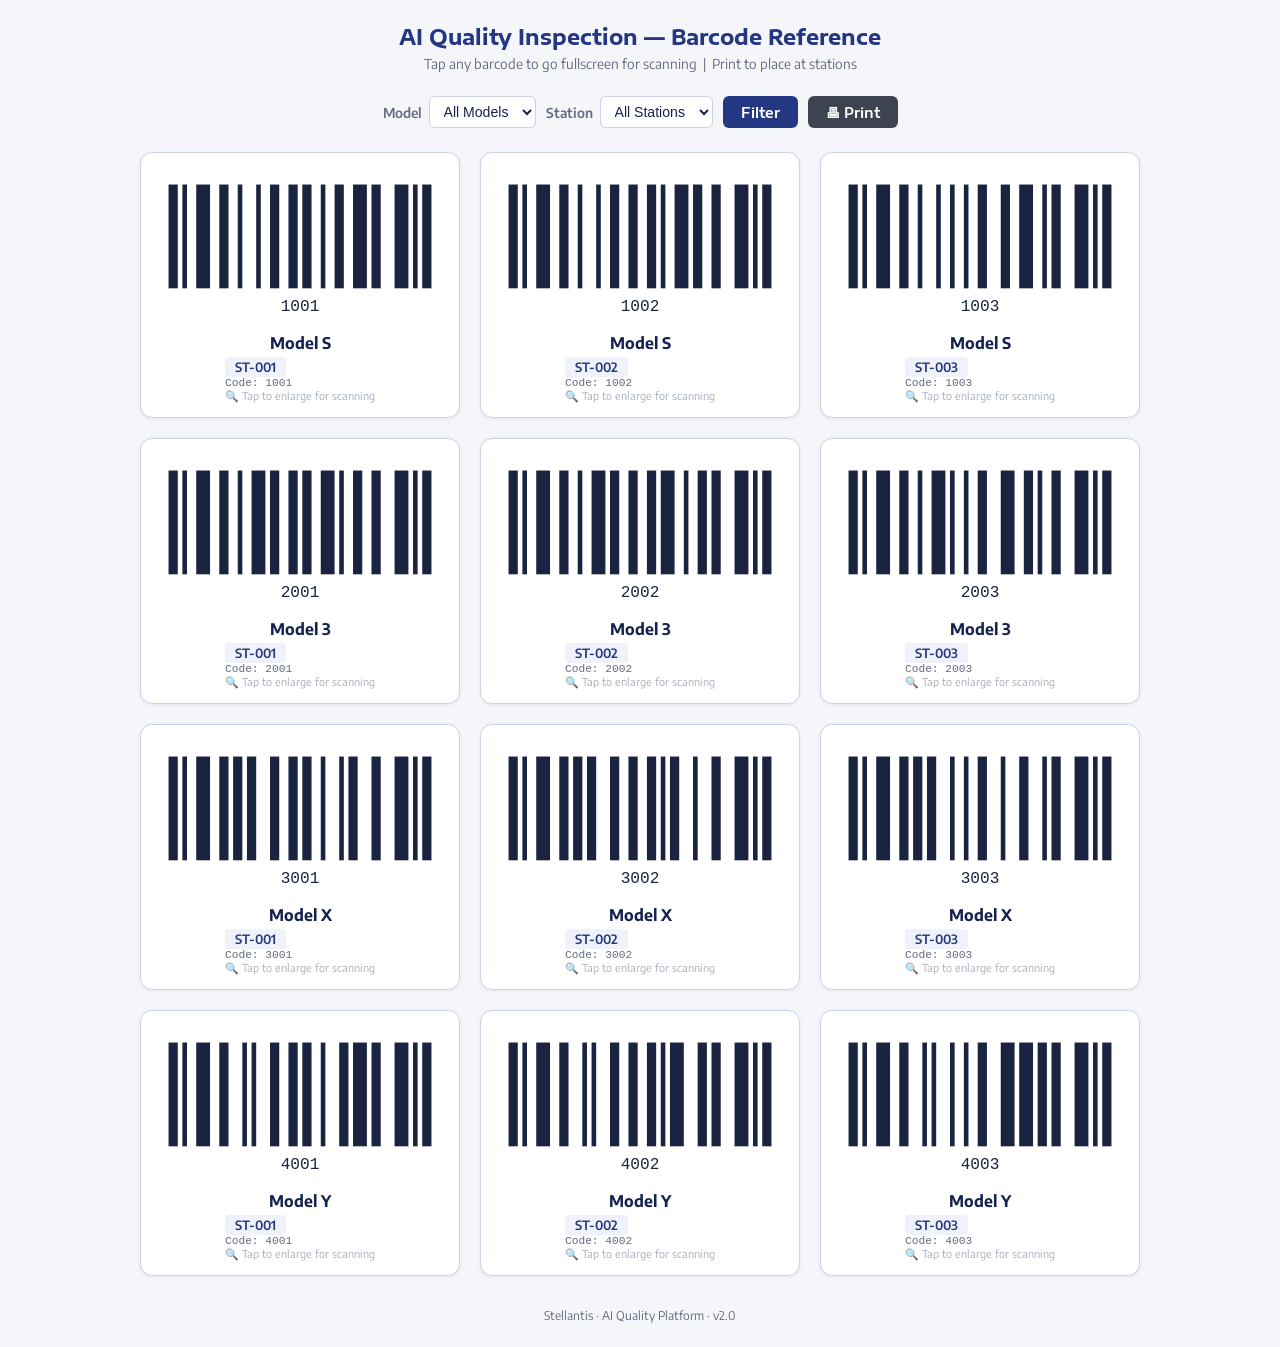
<file: barcode-reference.html>
﻿<!DOCTYPE html>
<html lang="en">
<head>
  <meta charset="UTF-8" />
  <meta name="viewport" content="width=device-width, initial-scale=1.0" />
  <title>AI Quality – Barcode Reference Sheet</title>
  <script src="JsBarcode.all.min.js"></script>
  <link rel="preconnect" href="https://fonts.googleapis.com" />
  <link rel="preconnect" href="https://fonts.gstatic.com" crossorigin />
  <link href="https://fonts.googleapis.com/css2?family=Encode+Sans:wght@400;500;600;700&family=Encode+Sans+Expanded:wght@400;500;600;700;800&display=swap" rel="stylesheet" />
  <style>
    :root { --accent:#243782; --bg:#f5f6f9; --card:#fff; --border:#ccd3e8; --text:#162250; --muted:#646b82; --mint:#43aaa0; }
    * { box-sizing:border-box; margin:0; padding:0; }
    body { font-family:"Encode Sans","Segoe UI",Arial,sans-serif; background:var(--bg); color:var(--text); padding:24px 16px; }
    header { text-align:center; margin-bottom:24px; }
    header h1 { font-size:1.3rem; font-weight:700; color:var(--accent); font-family:"Encode Sans Expanded","Segoe UI",Arial,sans-serif; }
    header p  { color:var(--muted); margin-top:5px; font-size:0.85rem; }
    .filter-bar { display:flex; flex-wrap:wrap; gap:10px; justify-content:center; margin-bottom:24px; }
    .filter-bar label { display:flex; align-items:center; gap:7px; font-size:0.85rem; font-weight:600; color:var(--muted); }
    .filter-bar select { border:1px solid var(--border); border-radius:6px; padding:6px 10px; font-size:0.88rem; background:var(--card); color:var(--text); }
    .filter-bar button { padding:7px 18px; border-radius:6px; border:none; background:var(--accent); color:#fff; font-size:0.88rem; font-weight:600; cursor:pointer; font-family:"Encode Sans Expanded","Segoe UI",Arial,sans-serif; }
    .filter-bar button.sec { background:#3d434f; }
    .grid { display:grid; grid-template-columns:repeat(auto-fill,minmax(300px,1fr)); gap:20px; max-width:1000px; margin:0 auto; }
    .card { background:var(--card); border:1px solid var(--border); border-radius:12px; padding:20px 16px 14px; display:flex; flex-direction:column; align-items:center; gap:10px; box-shadow:0 1px 4px rgba(40,43,52,.07); cursor:pointer; transition:box-shadow .15s; }
    .card:hover { box-shadow:0 3px 14px rgba(36,55,130,.2); }
    .card svg { width:100%; height:auto; display:block; }
    .card-model  { font-size:1rem; font-weight:700; color:var(--text); text-align:center; }
    .card-station { display:inline-block; margin-top:4px; font-size:0.8rem; font-weight:600; color:var(--accent); background:#eff1fb; border-radius:4px; padding:2px 10px; }
    .card-code { font-size:0.7rem; color:var(--muted); font-family:"Courier New",monospace; }
    .card-hint { font-size:0.68rem; color:#a7adbf; }
    /* Fullscreen overlay */
    #fsOverlay { display:none; position:fixed; inset:0; z-index:9999; background:#090d20; flex-direction:column; align-items:center; justify-content:center; gap:0; }
    #fsOverlay.open { display:flex; }
    #fsWrap { background:#fff; border-radius:10px; padding:16px; width:92vw; max-width:520px; }
    #fsWrap svg { width:100%; height:auto; display:block; }
    #fsModel { color:#fff; font-size:1.15rem; font-weight:700; margin-top:16px; }
    #fsStation { color:#8798de; font-size:0.95rem; margin-top:4px; }
    #fsCode { color:rgba(255,255,255,.45); font-size:0.75rem; font-family:"Courier New",monospace; margin-top:6px; }
    #fsHint { color:rgba(255,255,255,.5); font-size:0.78rem; margin-top:10px; }
    #fsClose { position:absolute; top:14px; right:16px; background:none; border:none; color:#fff; font-size:2rem; cursor:pointer; line-height:1; }
    footer { text-align:center; margin-top:32px; font-size:0.75rem; color:var(--muted); }
    @media print {
      body { background:#fff; padding:6px; }
      .filter-bar, footer, #fsOverlay { display:none !important; }
      .grid { gap:10px; }
      .card { box-shadow:none; border:1px solid #d7d9e0; cursor:default; }
    }
  </style>
</head>
<body>
<header>
  <h1>AI Quality Inspection — Barcode Reference</h1>
  <p>Tap any barcode to go fullscreen for scanning &nbsp;|&nbsp; Print to place at stations</p>
</header>

<div class="filter-bar">
  <label>Model
    <select id="filterModel">
      <option value="">All Models</option>
      <option>Model S</option>
      <option>Model 3</option>
      <option>Model X</option>
      <option>Model Y</option>
    </select>
  </label>
  <label>Station
    <select id="filterStation">
      <option value="">All Stations</option>
      <option>ST-001</option>
      <option>ST-002</option>
      <option>ST-003</option>
    </select>
  </label>
  <button onclick="applyFilter()">Filter</button>
  <button class="sec" onclick="window.print()">&#128438; Print</button>
</div>

<div class="grid" id="grid"></div>
<footer>Stellantis &middot; AI Quality Platform &middot; v2.0</footer>

<!-- Fullscreen overlay -->
<div id="fsOverlay">
  <button id="fsClose" onclick="closeFS()">&#10005;</button>
  <div id="fsWrap"><svg id="fsSvg"></svg></div>
  <div id="fsModel"></div>
  <div id="fsStation"></div>
  <div id="fsCode"></div>
  <div id="fsHint">Hold phone camera up to the barcode above</div>
</div>

<script>
// 4-digit code: first digit = model (1=S,2=3,3=X,4=Y), last 3 = station number
var ENTRIES = [
  { code:"1001", model:"Model S", station:"ST-001" },
  { code:"1002", model:"Model S", station:"ST-002" },
  { code:"1003", model:"Model S", station:"ST-003" },
  { code:"2001", model:"Model 3", station:"ST-001" },
  { code:"2002", model:"Model 3", station:"ST-002" },
  { code:"2003", model:"Model 3", station:"ST-003" },
  { code:"3001", model:"Model X", station:"ST-001" },
  { code:"3002", model:"Model X", station:"ST-002" },
  { code:"3003", model:"Model X", station:"ST-003" },
  { code:"4001", model:"Model Y", station:"ST-001" },
  { code:"4002", model:"Model Y", station:"ST-002" },
  { code:"4003", model:"Model Y", station:"ST-003" }
];

function makeSvg(code, large) {
  var svg = document.createElementNS("http://www.w3.org/2000/svg","svg");
  JsBarcode(svg, code, {
    format: "CODE128",
    lineColor: "#1a2340",
    background: "#ffffff",
    width: large ? 5 : 4,
    height: large ? 140 : 90,
    displayValue: true,
    font: "monospace",
    fontSize: large ? 18 : 14,
    textMargin: 6,
    margin: large ? 14 : 10
  });
  return svg;
}

function buildCards(mf, sf) {
  var grid = document.getElementById("grid");
  grid.innerHTML = "";
  ENTRIES.forEach(function(e) {
    if (mf && e.model !== mf) return;
    if (sf && e.station !== sf) return;
    var card = document.createElement("div");
    card.className = "card";
    card.title = "Tap to enlarge for scanning";
    card.appendChild(makeSvg(e.code, false));
    var label = document.createElement("div");
    label.innerHTML =
      '<div class="card-model">'+e.model+'</div>'+
      '<div><span class="card-station">'+e.station+'</span></div>'+
      '<div class="card-code">Code: '+e.code+'</div>'+
      '<div class="card-hint">&#x1f50d; Tap to enlarge for scanning</div>';
    card.appendChild(label);
    card.addEventListener("click", function(){ openFS(e); });
    grid.appendChild(card);
  });
}

function openFS(e) {
  var fsSvg = document.getElementById("fsSvg");
  var newSvg = makeSvg(e.code, true);
  while (fsSvg.firstChild) fsSvg.removeChild(fsSvg.firstChild);
  Array.from(newSvg.attributes).forEach(function(a){ fsSvg.setAttribute(a.name, a.value); });
  fsSvg.innerHTML = newSvg.innerHTML;
  document.getElementById("fsModel").textContent = e.model;
  document.getElementById("fsStation").textContent = e.station;
  document.getElementById("fsCode").textContent = "Code: " + e.code;
  document.getElementById("fsOverlay").classList.add("open");
  document.body.style.overflow = "hidden";
  // Keep screen bright while overlay is open
  if (navigator.wakeLock) navigator.wakeLock.request("screen").catch(function(){});
}

function closeFS() {
  document.getElementById("fsOverlay").classList.remove("open");
  document.body.style.overflow = "";
}

function applyFilter() {
  buildCards(document.getElementById("filterModel").value, document.getElementById("filterStation").value);
}

buildCards("","");
</script>
</body>
</html>
</file>
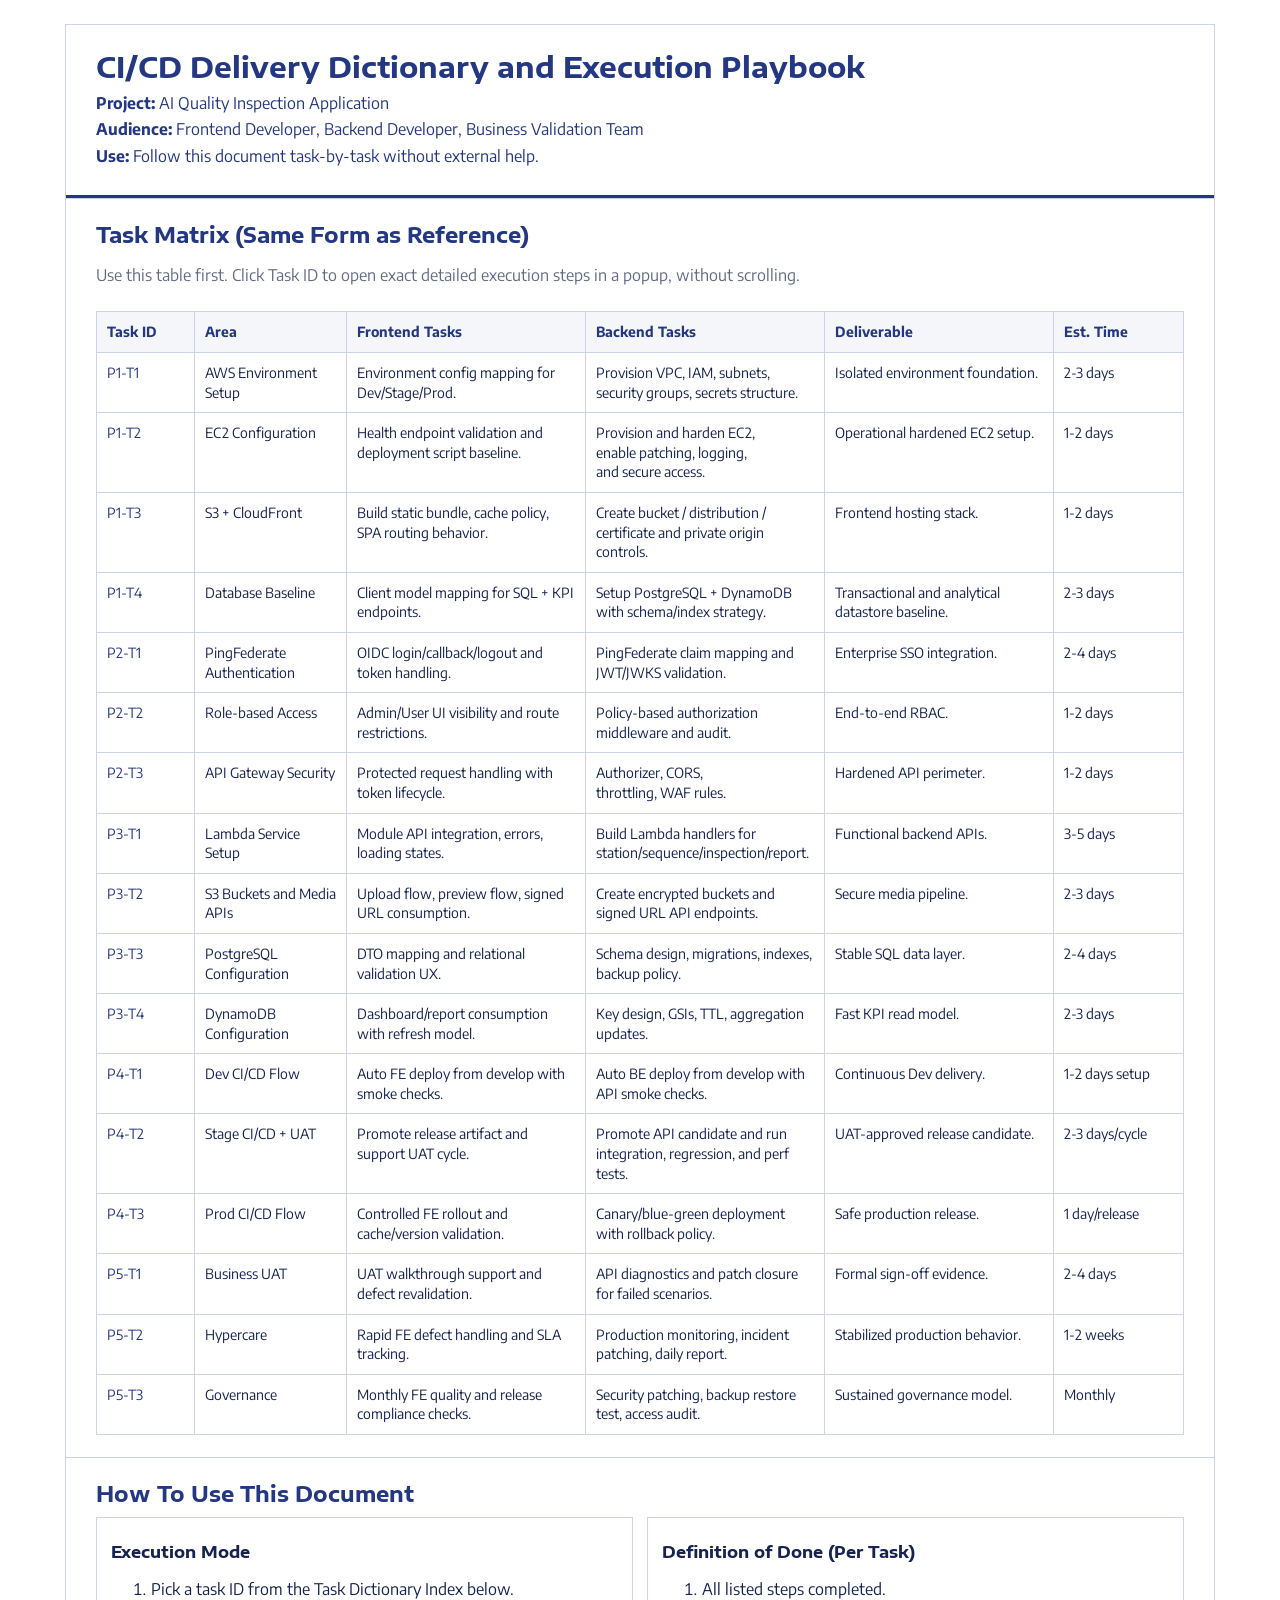
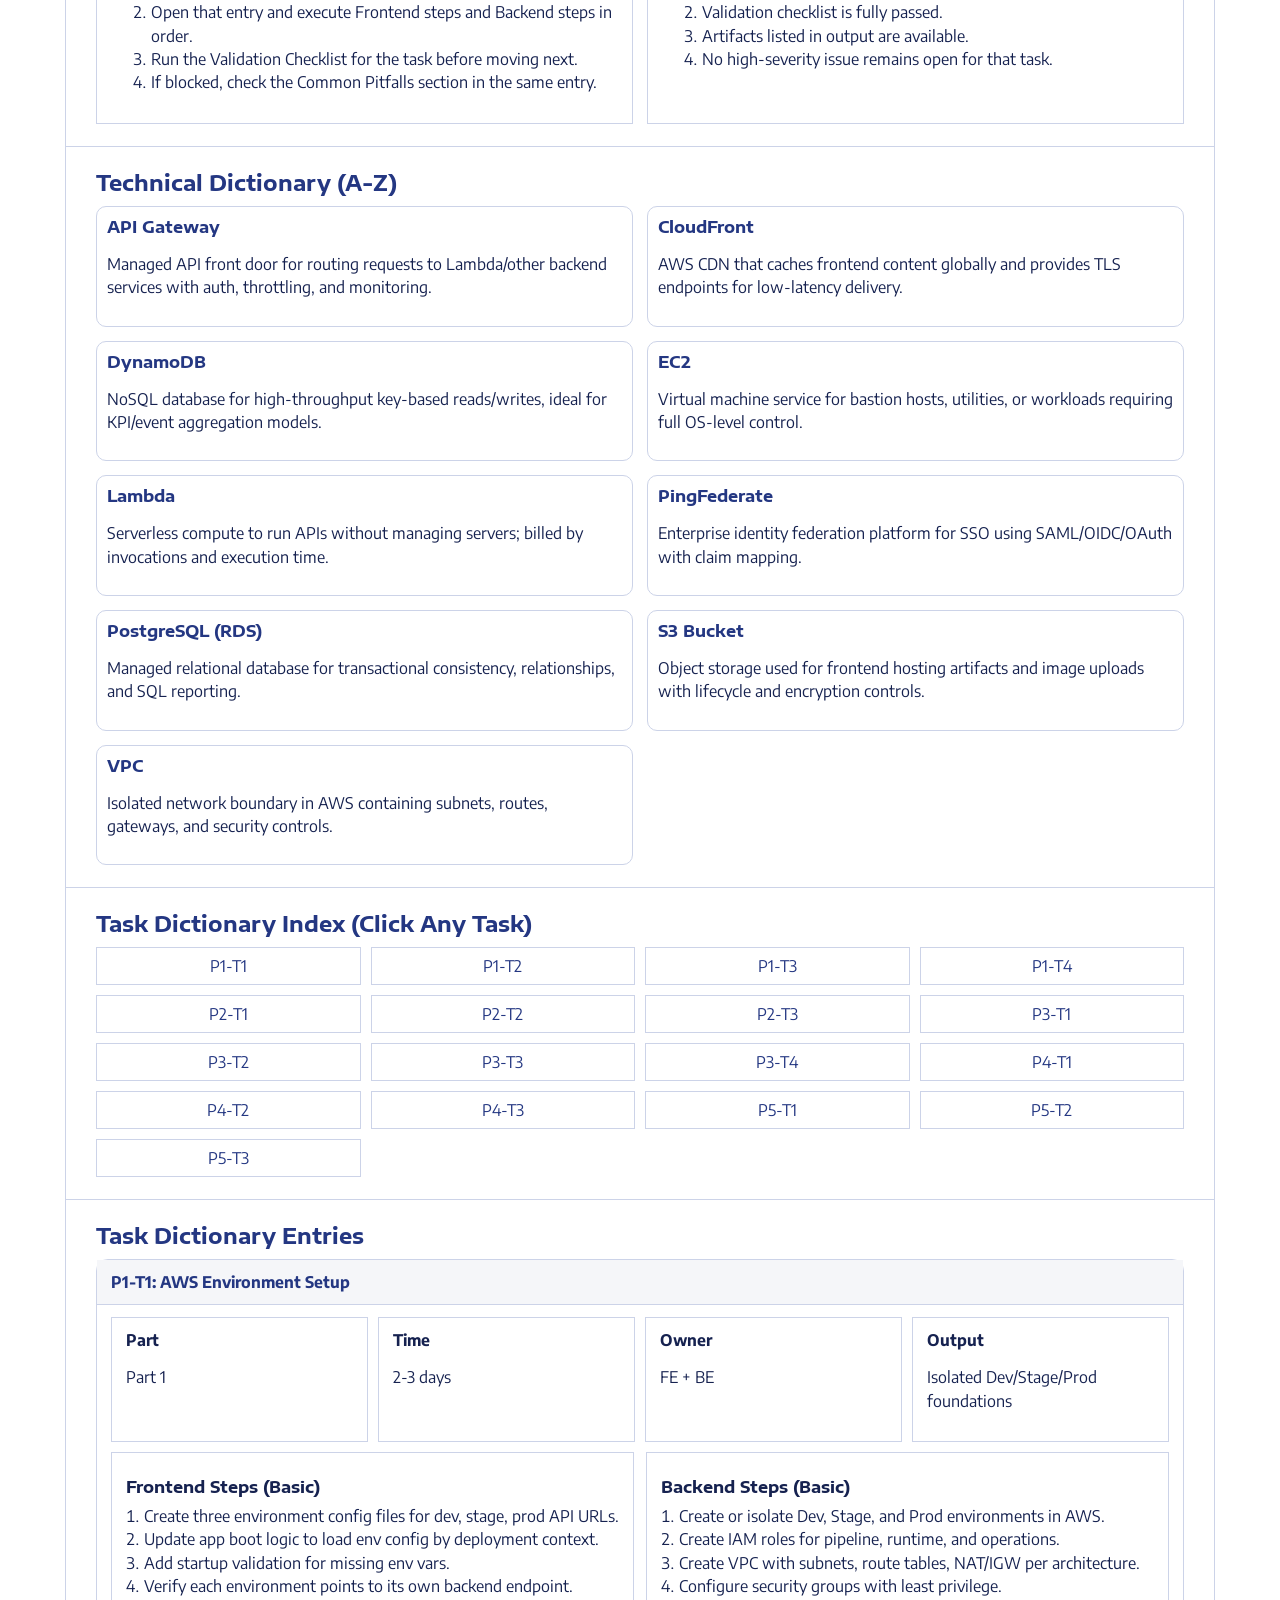
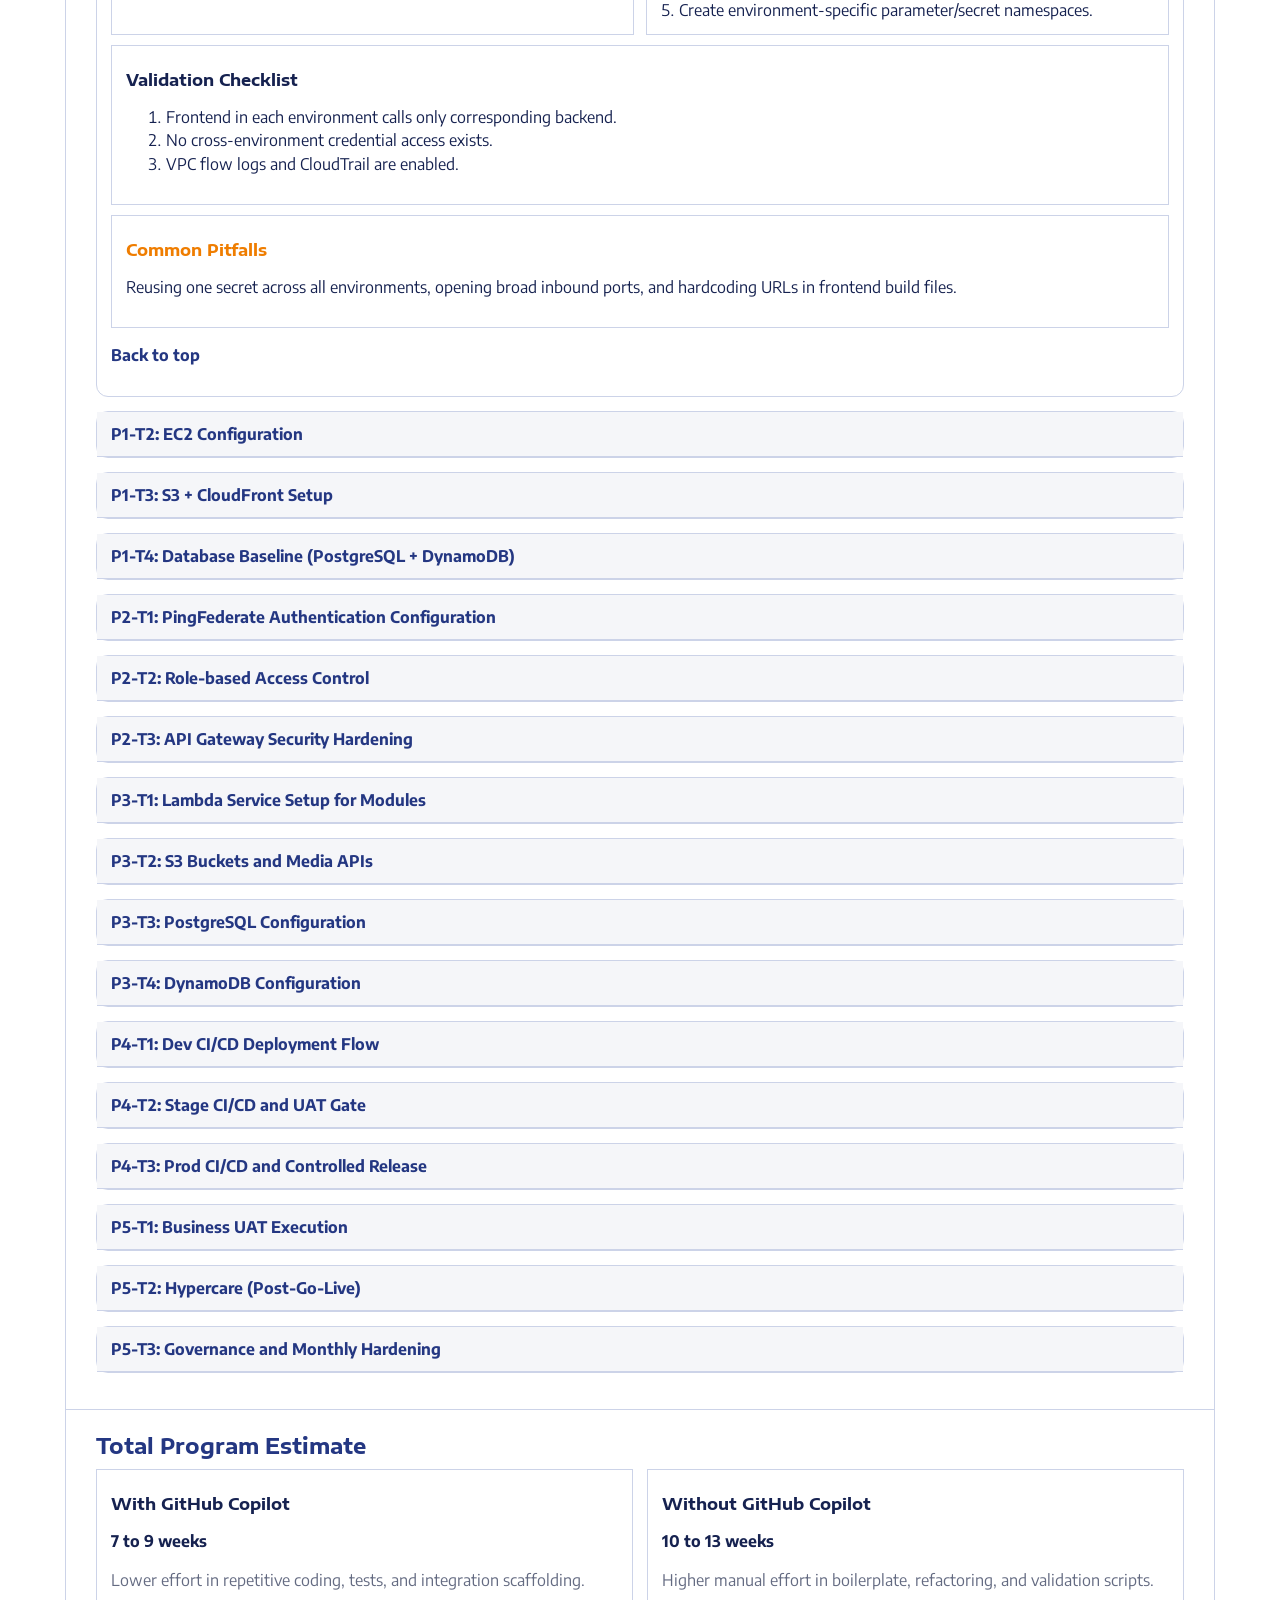
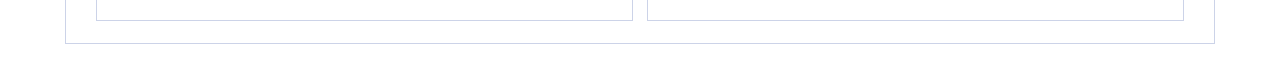
<file: CI_CD_Deployment_Plan.html>
<!doctype html>
<html lang="en">
  <head>
    <meta charset="UTF-8" />
    <meta name="viewport" content="width=device-width, initial-scale=1.0" />
    <title>CI/CD Delivery Dictionary and Execution Playbook</title>
    <link rel="preconnect" href="https://fonts.googleapis.com" />
    <link rel="preconnect" href="https://fonts.gstatic.com" crossorigin />
    <link
      href="https://fonts.googleapis.com/css2?family=Encode+Sans:wght@400;500;600;700&family=Encode+Sans+Expanded:wght@400;500;600;700;800&display=swap"
      rel="stylesheet"
    />
    <style>
      :root {
        --paper: #ffffff;
        --ink: #162250;
        --muted: #646b82;
        --line: #ccd3e8;
        --accent: #243782;
        --accent-2: #243782;
        --good: #006e6a;
        --warn: #ef7d00;
        --soft: #f5f6f9;
      }

      * {
        box-sizing: border-box;
      }

      body {
        margin: 0;
        padding: 24px;
        font-family: "Encode Sans", "Segoe UI", Tahoma, Verdana, sans-serif;
        color: var(--ink);
        background: #ffffff;
      }

      h1,
      h2,
      h3,
      h4 {
        font-family: "Encode Sans Expanded", "Segoe UI", Tahoma, sans-serif;
      }

      .doc {
        max-width: 1150px;
        margin: 0 auto;
        background: var(--paper);
        border: 1px solid var(--line);
        border-radius: 0;
        box-shadow: none;
        overflow: hidden;
      }

      .header {
        padding: 24px 30px;
        color: var(--accent);
        background: #ffffff;
        border-bottom: 3px solid var(--accent);
      }

      .header h1 {
        margin: 0 0 8px;
        font-size: 28px;
      }

      .header p {
        margin: 3px 0;
        opacity: 1;
      }

      .pill {
        display: none;
        margin-left: 8px;
        border-radius: 0;
        padding: 0;
        font-size: 12px;
        font-weight: 700;
        letter-spacing: 0.04em;
        color: #fff;
        background: transparent;
      }

      .section {
        padding: 22px 30px;
        border-top: 1px solid var(--line);
      }

      h2 {
        margin: 0 0 10px;
        color: var(--accent);
        font-size: 21px;
      }

      h3 {
        margin: 12px 0 8px;
        font-size: 16px;
      }

      p,
      li {
        line-height: 1.46;
      }

      .muted {
        color: var(--muted);
      }

      .grid {
        display: grid;
        grid-template-columns: repeat(2, minmax(0, 1fr));
        gap: 14px;
      }

      .grid-4 {
        display: grid;
        grid-template-columns: repeat(4, minmax(0, 1fr));
        gap: 10px;
      }

      .card {
        border: 1px solid var(--line);
        border-radius: 0;
        background: #ffffff;
        padding: 12px 14px;
      }

      .task-link {
        display: block;
        text-decoration: none;
        border: 1px solid var(--line);
        border-radius: 0;
        background: #ffffff;
        padding: 8px 10px;
        color: var(--accent-2);
        font-weight: 400;
        text-align: center;
      }

      .task-link:hover {
        border-color: var(--accent-2);
        background: #ffffff;
      }

      .table-wrap {
        overflow-x: auto;
      }

      .matrix {
        width: 100%;
        border-collapse: collapse;
        table-layout: fixed;
        margin-top: 8px;
      }

      .matrix th,
      .matrix td {
        border: 1px solid var(--line);
        padding: 10px;
        text-align: left;
        vertical-align: top;
        font-size: 14px;
        line-height: 1.4;
        white-space: normal;
        overflow-wrap: break-word;
        word-wrap: break-word;
        word-break: normal;
        overflow: hidden;
        hyphens: auto;
        -pdf-keep-in-frame-mode: shrink;
      }

      .matrix .col-id {
        width: 9%;
      }

      .matrix .col-area {
        width: 14%;
      }

      .matrix .col-fe {
        width: 22%;
      }

      .matrix .col-be {
        width: 22%;
      }

      .matrix .col-deliverable {
        width: 21%;
      }

      .matrix .col-time {
        width: 12%;
      }

      .matrix th {
        background: var(--soft);
        color: var(--accent);
      }

      .matrix tbody tr:nth-child(even) {
        background: #ffffff;
      }

      .matrix tbody tr:hover {
        background: #ffffff;
      }

      .id-link {
        color: var(--accent-2);
        font-weight: 400;
        text-decoration: none;
      }

      .id-link:hover {
        text-decoration: underline;
      }

      .task-modal {
        position: fixed;
        inset: 0;
        z-index: 9999;
        display: none;
      }

      .task-modal.open {
        display: block;
      }

      .task-modal-backdrop {
        position: absolute;
        inset: 0;
        background: rgba(9, 13, 32, 0.6);
      }

      .task-modal-panel {
        position: relative;
        z-index: 1;
        width: min(96vw, 1080px);
        max-height: 92vh;
        margin: 4vh auto;
        overflow: auto;
        background: #ffffff;
        border: 1px solid var(--line);
        border-radius: 12px;
        box-shadow: 0 18px 46px rgba(22, 34, 80, 0.25);
      }

      .task-modal-header {
        position: sticky;
        top: 0;
        z-index: 2;
        display: flex;
        align-items: center;
        justify-content: space-between;
        gap: 10px;
        background: #ffffff;
        border-bottom: 1px solid var(--line);
        padding: 10px 12px;
      }

      .task-modal-title {
        margin: 0;
        color: var(--accent);
        font-size: 17px;
      }

      .task-modal-close {
        border: 1px solid var(--line);
        border-radius: 8px;
        padding: 6px 10px;
        background: #ffffff;
        color: var(--accent);
        font-weight: 700;
        cursor: pointer;
      }

      .task-modal-content {
        padding: 12px;
      }

      .term {
        border: 1px solid var(--line);
        border-radius: 10px;
        background: #fff;
        padding: 10px;
      }

      .term h3 {
        margin: 0 0 6px;
        color: var(--accent);
      }

      .dict-entry {
        border: 1px solid var(--line);
        border-radius: 12px;
        background: #fff;
        margin-bottom: 14px;
      }

      .dict-entry summary {
        list-style: none;
        cursor: pointer;
        padding: 12px 14px;
        font-weight: 700;
        color: var(--accent);
        background: var(--soft);
        border-bottom: 1px solid var(--line);
      }

      .dict-entry summary::-webkit-details-marker {
        display: none;
      }

      .dict-body {
        padding: 12px 14px;
      }

      .meta {
        display: grid;
        grid-template-columns: repeat(4, minmax(0, 1fr));
        gap: 10px;
        margin-bottom: 10px;
      }

      .meta .card {
        background: #ffffff;
      }

      .steps {
        display: grid;
        grid-template-columns: repeat(2, minmax(0, 1fr));
        gap: 12px;
      }

      .steps ol {
        margin: 6px 0 0 18px;
        padding: 0;
      }

      .checklist,
      .pitfalls {
        margin-top: 10px;
      }

      .warn {
        color: var(--warn);
      }

      .top {
        text-decoration: none;
        font-weight: 700;
        color: var(--accent);
      }

      @media (max-width: 980px) {
        .grid,
        .steps,
        .meta,
        .grid-4 {
          grid-template-columns: 1fr;
        }
      }

      @media print {
        body {
          background: #fff;
          padding: 0;
        }

        .doc {
          border: none;
          box-shadow: none;
          border-radius: 0;
        }

        .dict-entry {
          page-break-inside: avoid;
        }
      }
    </style>
  </head>
  <body>
    <article class="doc" id="top">
      <header class="header">
        <h1>
          CI/CD Delivery Dictionary and Execution Playbook
          <span class="pill">DEV - STAGE - PROD</span>
        </h1>
        <p><strong>Project:</strong> AI Quality Inspection Application</p>
        <p>
          <strong>Audience:</strong> Frontend Developer, Backend Developer,
          Business Validation Team
        </p>
        <p>
          <strong>Use:</strong> Follow this document task-by-task without
          external help.
        </p>
      </header>

      <section class="section">
        <h2>Task Matrix (Same Form as Reference)</h2>
        <p class="muted">
          Use this table first. Click Task ID to open exact detailed execution
          steps in a popup, without scrolling.
        </p>
        <div class="table-wrap">
          <table class="matrix">
            <colgroup>
              <col class="col-id" />
              <col class="col-area" />
              <col class="col-fe" />
              <col class="col-be" />
              <col class="col-deliverable" />
              <col class="col-time" />
            </colgroup>
            <thead>
              <tr>
                <th>Task ID</th>
                <th>Area</th>
                <th>Frontend Tasks</th>
                <th>Backend Tasks</th>
                <th>Deliverable</th>
                <th>Est. Time</th>
              </tr>
            </thead>
            <tbody>
              <tr>
                <td><a class="id-link" href="#P1-T1">P1-T1</a></td>
                <td>AWS Environment Setup</td>
                <td>Environment config mapping for Dev/Stage/Prod.</td>
                <td>
                  Provision VPC, IAM, subnets, security groups, secrets
                  structure.
                </td>
                <td>Isolated environment foundation.</td>
                <td>2-3 days</td>
              </tr>
              <tr>
                <td><a class="id-link" href="#P1-T2">P1-T2</a></td>
                <td>EC2 Configuration</td>
                <td>
                  Health endpoint validation and deployment script baseline.
                </td>
                <td>
                  Provision and harden EC2,<br />
                  enable patching, logging,<br />
                  and secure access.
                </td>
                <td>Operational hardened EC2 setup.</td>
                <td>1-2 days</td>
              </tr>
              <tr>
                <td><a class="id-link" href="#P1-T3">P1-T3</a></td>
                <td>S3 + CloudFront</td>
                <td>
                  Build static bundle, cache policy, SPA routing behavior.
                </td>
                <td>
                  Create bucket / distribution / certificate and private origin
                  controls.
                </td>
                <td>Frontend hosting stack.</td>
                <td>1-2 days</td>
              </tr>
              <tr>
                <td><a class="id-link" href="#P1-T4">P1-T4</a></td>
                <td>Database Baseline</td>
                <td>Client model mapping for SQL + KPI endpoints.</td>
                <td>Setup PostgreSQL + DynamoDB with schema/index strategy.</td>
                <td>Transactional and analytical datastore baseline.</td>
                <td>2-3 days</td>
              </tr>

              <tr>
                <td><a class="id-link" href="#P2-T1">P2-T1</a></td>
                <td>PingFederate Authentication</td>
                <td>OIDC login/callback/logout and token handling.</td>
                <td>PingFederate claim mapping and JWT/JWKS validation.</td>
                <td>Enterprise SSO integration.</td>
                <td>2-4 days</td>
              </tr>
              <tr>
                <td><a class="id-link" href="#P2-T2">P2-T2</a></td>
                <td>Role-based Access</td>
                <td>Admin/User UI visibility and route restrictions.</td>
                <td>Policy-based authorization middleware and audit.</td>
                <td>End-to-end RBAC.</td>
                <td>1-2 days</td>
              </tr>
              <tr>
                <td><a class="id-link" href="#P2-T3">P2-T3</a></td>
                <td>API Gateway Security</td>
                <td>Protected request handling with token lifecycle.</td>
                <td>
                  Authorizer, CORS,<br />
                  throttling, WAF rules.
                </td>
                <td>Hardened API perimeter.</td>
                <td>1-2 days</td>
              </tr>

              <tr>
                <td><a class="id-link" href="#P3-T1">P3-T1</a></td>
                <td>Lambda Service Setup</td>
                <td>Module API integration, errors, loading states.</td>
                <td>
                  Build Lambda handlers for station/sequence/inspection/report.
                </td>
                <td>Functional backend APIs.</td>
                <td>3-5 days</td>
              </tr>
              <tr>
                <td><a class="id-link" href="#P3-T2">P3-T2</a></td>
                <td>S3 Buckets and Media APIs</td>
                <td>Upload flow, preview flow, signed URL consumption.</td>
                <td>Create encrypted buckets and signed URL API endpoints.</td>
                <td>Secure media pipeline.</td>
                <td>2-3 days</td>
              </tr>
              <tr>
                <td><a class="id-link" href="#P3-T3">P3-T3</a></td>
                <td>PostgreSQL Configuration</td>
                <td>DTO mapping and relational validation UX.</td>
                <td>Schema design, migrations, indexes, backup policy.</td>
                <td>Stable SQL data layer.</td>
                <td>2-4 days</td>
              </tr>
              <tr>
                <td><a class="id-link" href="#P3-T4">P3-T4</a></td>
                <td>DynamoDB Configuration</td>
                <td>Dashboard/report consumption with refresh model.</td>
                <td>Key design, GSIs, TTL, aggregation updates.</td>
                <td>Fast KPI read model.</td>
                <td>2-3 days</td>
              </tr>

              <tr>
                <td><a class="id-link" href="#P4-T1">P4-T1</a></td>
                <td>Dev CI/CD Flow</td>
                <td>Auto FE deploy from develop with smoke checks.</td>
                <td>Auto BE deploy from develop with API smoke checks.</td>
                <td>Continuous Dev delivery.</td>
                <td>1-2 days setup</td>
              </tr>
              <tr>
                <td><a class="id-link" href="#P4-T2">P4-T2</a></td>
                <td>Stage CI/CD + UAT</td>
                <td>Promote release artifact and support UAT cycle.</td>
                <td>
                  Promote API candidate and run<br />
                  integration, regression, and perf tests.
                </td>
                <td>UAT-approved release candidate.</td>
                <td>2-3 days/cycle</td>
              </tr>
              <tr>
                <td><a class="id-link" href="#P4-T3">P4-T3</a></td>
                <td>Prod CI/CD Flow</td>
                <td>Controlled FE rollout and cache/version validation.</td>
                <td>Canary/blue-green deployment with rollback policy.</td>
                <td>Safe production release.</td>
                <td>1 day/release</td>
              </tr>

              <tr>
                <td><a class="id-link" href="#P5-T1">P5-T1</a></td>
                <td>Business UAT</td>
                <td>UAT walkthrough support and defect revalidation.</td>
                <td>API diagnostics and patch closure for failed scenarios.</td>
                <td>Formal sign-off evidence.</td>
                <td>2-4 days</td>
              </tr>
              <tr>
                <td><a class="id-link" href="#P5-T2">P5-T2</a></td>
                <td>Hypercare</td>
                <td>Rapid FE defect handling and SLA tracking.</td>
                <td>Production monitoring, incident patching, daily report.</td>
                <td>Stabilized production behavior.</td>
                <td>1-2 weeks</td>
              </tr>
              <tr>
                <td><a class="id-link" href="#P5-T3">P5-T3</a></td>
                <td>Governance</td>
                <td>Monthly FE quality and release compliance checks.</td>
                <td>Security patching, backup restore test, access audit.</td>
                <td>Sustained governance model.</td>
                <td>Monthly</td>
              </tr>
            </tbody>
          </table>
        </div>
      </section>

      <section class="section">
        <h2>How To Use This Document</h2>
        <div class="grid">
          <div class="card">
            <h3>Execution Mode</h3>
            <ol>
              <li>Pick a task ID from the Task Dictionary Index below.</li>
              <li>
                Open that entry and execute Frontend steps and Backend steps in
                order.
              </li>
              <li>
                Run the Validation Checklist for the task before moving next.
              </li>
              <li>
                If blocked, check the Common Pitfalls section in the same entry.
              </li>
            </ol>
          </div>
          <div class="card">
            <h3>Definition of Done (Per Task)</h3>
            <ol>
              <li>All listed steps completed.</li>
              <li>Validation checklist is fully passed.</li>
              <li>Artifacts listed in output are available.</li>
              <li>No high-severity issue remains open for that task.</li>
            </ol>
          </div>
        </div>
      </section>

      <section class="section">
        <h2>Technical Dictionary (A-Z)</h2>
        <div class="grid">
          <div class="term">
            <h3>API Gateway</h3>
            <p>
              Managed API front door for routing requests to Lambda/other
              backend services with auth, throttling, and monitoring.
            </p>
          </div>
          <div class="term">
            <h3>CloudFront</h3>
            <p>
              AWS CDN that caches frontend content globally and provides TLS
              endpoints for low-latency delivery.
            </p>
          </div>
          <div class="term">
            <h3>DynamoDB</h3>
            <p>
              NoSQL database for high-throughput key-based reads/writes, ideal
              for KPI/event aggregation models.
            </p>
          </div>
          <div class="term">
            <h3>EC2</h3>
            <p>
              Virtual machine service for bastion hosts, utilities, or workloads
              requiring full OS-level control.
            </p>
          </div>
          <div class="term">
            <h3>Lambda</h3>
            <p>
              Serverless compute to run APIs without managing servers; billed by
              invocations and execution time.
            </p>
          </div>
          <div class="term">
            <h3>PingFederate</h3>
            <p>
              Enterprise identity federation platform for SSO using
              SAML/OIDC/OAuth with claim mapping.
            </p>
          </div>
          <div class="term">
            <h3>PostgreSQL (RDS)</h3>
            <p>
              Managed relational database for transactional consistency,
              relationships, and SQL reporting.
            </p>
          </div>
          <div class="term">
            <h3>S3 Bucket</h3>
            <p>
              Object storage used for frontend hosting artifacts and image
              uploads with lifecycle and encryption controls.
            </p>
          </div>
          <div class="term">
            <h3>VPC</h3>
            <p>
              Isolated network boundary in AWS containing subnets, routes,
              gateways, and security controls.
            </p>
          </div>
        </div>
      </section>

      <section class="section" id="index">
        <h2>Task Dictionary Index (Click Any Task)</h2>
        <div class="grid-4">
          <a class="task-link" href="#P1-T1">P1-T1</a>
          <a class="task-link" href="#P1-T2">P1-T2</a>
          <a class="task-link" href="#P1-T3">P1-T3</a>
          <a class="task-link" href="#P1-T4">P1-T4</a>
          <a class="task-link" href="#P2-T1">P2-T1</a>
          <a class="task-link" href="#P2-T2">P2-T2</a>
          <a class="task-link" href="#P2-T3">P2-T3</a>
          <a class="task-link" href="#P3-T1">P3-T1</a>
          <a class="task-link" href="#P3-T2">P3-T2</a>
          <a class="task-link" href="#P3-T3">P3-T3</a>
          <a class="task-link" href="#P3-T4">P3-T4</a>
          <a class="task-link" href="#P4-T1">P4-T1</a>
          <a class="task-link" href="#P4-T2">P4-T2</a>
          <a class="task-link" href="#P4-T3">P4-T3</a>
          <a class="task-link" href="#P5-T1">P5-T1</a>
          <a class="task-link" href="#P5-T2">P5-T2</a>
          <a class="task-link" href="#P5-T3">P5-T3</a>
        </div>
      </section>

      <section class="section">
        <h2>Task Dictionary Entries</h2>

        <details class="dict-entry" id="P1-T1" open>
          <summary>P1-T1: AWS Environment Setup</summary>
          <div class="dict-body">
            <div class="meta">
              <div class="card">
                <strong>Part</strong>
                <p>Part 1</p>
              </div>
              <div class="card">
                <strong>Time</strong>
                <p>2-3 days</p>
              </div>
              <div class="card">
                <strong>Owner</strong>
                <p>FE + BE</p>
              </div>
              <div class="card">
                <strong>Output</strong>
                <p>Isolated Dev/Stage/Prod foundations</p>
              </div>
            </div>
            <div class="steps">
              <div class="card">
                <h3>Frontend Steps (Basic)</h3>
                <ol>
                  <li>
                    Create three environment config files for dev, stage, prod
                    API URLs.
                  </li>
                  <li>
                    Update app boot logic to load env config by deployment
                    context.
                  </li>
                  <li>Add startup validation for missing env vars.</li>
                  <li>
                    Verify each environment points to its own backend endpoint.
                  </li>
                </ol>
              </div>
              <div class="card">
                <h3>Backend Steps (Basic)</h3>
                <ol>
                  <li>
                    Create or isolate Dev, Stage, and Prod environments in AWS.
                  </li>
                  <li>
                    Create IAM roles for pipeline, runtime, and operations.
                  </li>
                  <li>
                    Create VPC with subnets, route tables, NAT/IGW per
                    architecture.
                  </li>
                  <li>Configure security groups with least privilege.</li>
                  <li>
                    Create environment-specific parameter/secret namespaces.
                  </li>
                </ol>
              </div>
            </div>
            <div class="checklist card">
              <h3>Validation Checklist</h3>
              <ol>
                <li>
                  Frontend in each environment calls only corresponding backend.
                </li>
                <li>No cross-environment credential access exists.</li>
                <li>VPC flow logs and CloudTrail are enabled.</li>
              </ol>
            </div>
            <div class="pitfalls card">
              <h3 class="warn">Common Pitfalls</h3>
              <p>
                Reusing one secret across all environments, opening broad
                inbound ports, and hardcoding URLs in frontend build files.
              </p>
            </div>
            <p><a class="top" href="#top">Back to top</a></p>
          </div>
        </details>

        <details class="dict-entry" id="P1-T2">
          <summary>P1-T2: EC2 Configuration</summary>
          <div class="dict-body">
            <div class="meta">
              <div class="card">
                <strong>Part</strong>
                <p>Part 1</p>
              </div>
              <div class="card">
                <strong>Time</strong>
                <p>1-2 days</p>
              </div>
              <div class="card">
                <strong>Owner</strong>
                <p>BE primary</p>
              </div>
              <div class="card">
                <strong>Output</strong>
                <p>Hardened EC2 utility host</p>
              </div>
            </div>
            <div class="steps">
              <div class="card">
                <h3>Frontend Steps (Basic)</h3>
                <ol>
                  <li>
                    Deploy a health-check static page to validate DNS/network
                    reachability.
                  </li>
                  <li>
                    Add FE deployment script for artifact copy and service
                    restart.
                  </li>
                  <li>Validate static assets load from expected host path.</li>
                </ol>
              </div>
              <div class="card">
                <h3>Backend Steps (Basic)</h3>
                <ol>
                  <li>
                    Launch EC2 with approved AMI, key pair, and encrypted root
                    volume.
                  </li>
                  <li>
                    Apply OS updates and disable password SSH authentication.
                  </li>
                  <li>Install CloudWatch Agent and SSM Agent.</li>
                  <li>
                    Attach IAM role for logs and minimal management actions.
                  </li>
                  <li>
                    Restrict ingress using source security groups/IP allow-list.
                  </li>
                </ol>
              </div>
            </div>
            <div class="checklist card">
              <h3>Validation Checklist</h3>
              <ol>
                <li>Only allowed ports are reachable.</li>
                <li>SSH key auth works; password auth blocked.</li>
                <li>System metrics visible in CloudWatch.</li>
              </ol>
            </div>
            <p><a class="top" href="#top">Back to top</a></p>
          </div>
        </details>

        <details class="dict-entry" id="P1-T3">
          <summary>P1-T3: S3 + CloudFront Setup</summary>
          <div class="dict-body">
            <div class="meta">
              <div class="card">
                <strong>Part</strong>
                <p>Part 1</p>
              </div>
              <div class="card">
                <strong>Time</strong>
                <p>1-2 days</p>
              </div>
              <div class="card">
                <strong>Owner</strong>
                <p>FE + BE</p>
              </div>
              <div class="card">
                <strong>Output</strong>
                <p>Frontend hosting stack</p>
              </div>
            </div>
            <div class="steps">
              <div class="card">
                <h3>Frontend Steps (Basic)</h3>
                <ol>
                  <li>Create production build with hashed asset names.</li>
                  <li>Configure SPA route fallback to index page.</li>
                  <li>
                    Set cache-control for HTML low TTL and assets long TTL.
                  </li>
                  <li>Validate deployment artifact integrity before upload.</li>
                </ol>
              </div>
              <div class="card">
                <h3>Backend Steps (Basic)</h3>
                <ol>
                  <li>
                    Create S3 buckets per environment with
                    versioning/encryption.
                  </li>
                  <li>
                    Create CloudFront distributions with OAC/OAI origin control.
                  </li>
                  <li>Attach ACM certificate and DNS record.</li>
                  <li>Block all direct public S3 bucket access.</li>
                </ol>
              </div>
            </div>
            <div class="checklist card">
              <h3>Validation Checklist</h3>
              <ol>
                <li>App loads over HTTPS only.</li>
                <li>Direct S3 object access is blocked.</li>
                <li>Route refresh on deep links works.</li>
              </ol>
            </div>
            <p><a class="top" href="#top">Back to top</a></p>
          </div>
        </details>

        <details class="dict-entry" id="P1-T4">
          <summary>P1-T4: Database Baseline (PostgreSQL + DynamoDB)</summary>
          <div class="dict-body">
            <div class="meta">
              <div class="card">
                <strong>Part</strong>
                <p>Part 1</p>
              </div>
              <div class="card">
                <strong>Time</strong>
                <p>2-3 days</p>
              </div>
              <div class="card">
                <strong>Owner</strong>
                <p>BE primary</p>
              </div>
              <div class="card">
                <strong>Output</strong>
                <p>Transactional + analytics datastore baseline</p>
              </div>
            </div>
            <div class="steps">
              <div class="card">
                <h3>Frontend Steps (Basic)</h3>
                <ol>
                  <li>
                    Define client models for relational and NoSQL response
                    shapes.
                  </li>
                  <li>Add retry/error UI for temporary DB/API failures.</li>
                  <li>
                    Separate service layers for master-data and KPI endpoints.
                  </li>
                </ol>
              </div>
              <div class="card">
                <h3>Backend Steps (Basic)</h3>
                <ol>
                  <li>Provision RDS PostgreSQL with backup retention.</li>
                  <li>Create DynamoDB tables with partition/sort keys.</li>
                  <li>Define naming standards and migration strategy.</li>
                  <li>Create indexes for expected query patterns.</li>
                </ol>
              </div>
            </div>
            <div class="checklist card">
              <h3>Validation Checklist</h3>
              <ol>
                <li>PostgreSQL connection health endpoint passes.</li>
                <li>DynamoDB read/write test with expected latency passes.</li>
                <li>Backup and restore test is documented.</li>
              </ol>
            </div>
            <p><a class="top" href="#top">Back to top</a></p>
          </div>
        </details>

        <details class="dict-entry" id="P2-T1">
          <summary>P2-T1: PingFederate Authentication Configuration</summary>
          <div class="dict-body">
            <div class="meta">
              <div class="card">
                <strong>Part</strong>
                <p>Part 2</p>
              </div>
              <div class="card">
                <strong>Time</strong>
                <p>2-4 days</p>
              </div>
              <div class="card">
                <strong>Owner</strong>
                <p>FE + BE</p>
              </div>
              <div class="card">
                <strong>Output</strong>
                <p>SSO login/logout end-to-end</p>
              </div>
            </div>
            <div class="steps">
              <div class="card">
                <h3>Frontend Steps (Basic)</h3>
                <ol>
                  <li>
                    Configure OIDC values: issuer, client ID, redirect URI.
                  </li>
                  <li>Implement login redirect to PingFederate.</li>
                  <li>Handle callback and token parsing safely.</li>
                  <li>Implement logout to identity end-session endpoint.</li>
                </ol>
              </div>
              <div class="card">
                <h3>Backend Steps (Basic)</h3>
                <ol>
                  <li>Create PingFederate client/app with required scopes.</li>
                  <li>Map role and identity claims for API authorization.</li>
                  <li>Implement JWT validation using issuer and JWKS.</li>
                  <li>
                    Reject invalid/expired tokens with clear 401 response.
                  </li>
                </ol>
              </div>
            </div>
            <div class="checklist card">
              <h3>Validation Checklist</h3>
              <ol>
                <li>Admin and user can log in with correct role claim.</li>
                <li>
                  Expired token is rejected and session refresh path works.
                </li>
                <li>Logout invalidates app session and returns to login.</li>
              </ol>
            </div>
            <p><a class="top" href="#top">Back to top</a></p>
          </div>
        </details>

        <details class="dict-entry" id="P2-T2">
          <summary>P2-T2: Role-based Access Control</summary>
          <div class="dict-body">
            <div class="meta">
              <div class="card">
                <strong>Part</strong>
                <p>Part 2</p>
              </div>
              <div class="card">
                <strong>Time</strong>
                <p>1-2 days</p>
              </div>
              <div class="card">
                <strong>Owner</strong>
                <p>FE + BE</p>
              </div>
              <div class="card">
                <strong>Output</strong>
                <p>Admin/User permission boundaries</p>
              </div>
            </div>
            <div class="steps">
              <div class="card">
                <h3>Frontend Steps (Basic)</h3>
                <ol>
                  <li>
                    Read role claim after login and cache in session state.
                  </li>
                  <li>Render only authorized modules in side menu.</li>
                  <li>
                    Protect route access and show forbidden UI for restricted
                    pages.
                  </li>
                </ol>
              </div>
              <div class="card">
                <h3>Backend Steps (Basic)</h3>
                <ol>
                  <li>Define endpoint permission matrix by role.</li>
                  <li>
                    Apply authorization middleware to all protected routes.
                  </li>
                  <li>Write audit logs for denied requests.</li>
                </ol>
              </div>
            </div>
            <div class="checklist card">
              <h3>Validation Checklist</h3>
              <ol>
                <li>User role cannot access admin endpoints.</li>
                <li>Admin role can access allowed combined paths.</li>
                <li>
                  Permission changes reflect without code change
                  (policy-driven).
                </li>
              </ol>
            </div>
            <p><a class="top" href="#top">Back to top</a></p>
          </div>
        </details>

        <details class="dict-entry" id="P2-T3">
          <summary>P2-T3: API Gateway Security Hardening</summary>
          <div class="dict-body">
            <div class="meta">
              <div class="card">
                <strong>Part</strong>
                <p>Part 2</p>
              </div>
              <div class="card">
                <strong>Time</strong>
                <p>1-2 days</p>
              </div>
              <div class="card">
                <strong>Owner</strong>
                <p>BE primary</p>
              </div>
              <div class="card">
                <strong>Output</strong>
                <p>Secure API perimeter</p>
              </div>
            </div>
            <div class="steps">
              <div class="card">
                <h3>Frontend Steps (Basic)</h3>
                <ol>
                  <li>Attach bearer token to protected requests.</li>
                  <li>Handle 401/403 responses with clear UX.</li>
                  <li>Restrict browser origins to approved domains.</li>
                </ol>
              </div>
              <div class="card">
                <h3>Backend Steps (Basic)</h3>
                <ol>
                  <li>Enable JWT authorizer in API Gateway.</li>
                  <li>Configure CORS allow-list per environment.</li>
                  <li>Enable rate limiting and burst control.</li>
                  <li>Attach WAF managed rules and log blocked traffic.</li>
                </ol>
              </div>
            </div>
            <div class="checklist card">
              <h3>Validation Checklist</h3>
              <ol>
                <li>Unauthorized requests are blocked.</li>
                <li>CORS policy rejects unknown origins.</li>
                <li>WAF metrics and blocked request logs visible.</li>
              </ol>
            </div>
            <p><a class="top" href="#top">Back to top</a></p>
          </div>
        </details>

        <details class="dict-entry" id="P3-T1">
          <summary>P3-T1: Lambda Service Setup for Modules</summary>
          <div class="dict-body">
            <div class="meta">
              <div class="card">
                <strong>Part</strong>
                <p>Part 3</p>
              </div>
              <div class="card">
                <strong>Time</strong>
                <p>3-5 days</p>
              </div>
              <div class="card">
                <strong>Owner</strong>
                <p>BE primary</p>
              </div>
              <div class="card">
                <strong>Output</strong>
                <p>Running APIs for all core modules</p>
              </div>
            </div>
            <div class="steps">
              <div class="card">
                <h3>Frontend Steps (Basic)</h3>
                <ol>
                  <li>Implement typed API clients for each module.</li>
                  <li>Add loading states for all API actions.</li>
                  <li>Add standardized error banners and retry actions.</li>
                </ol>
              </div>
              <div class="card">
                <h3>Backend Steps (Basic)</h3>
                <ol>
                  <li>
                    Create separate handlers for station, sequence, inspection,
                    report.
                  </li>
                  <li>
                    Split transport, service logic, and repository layers.
                  </li>
                  <li>Configure timeout/memory/concurrency per Lambda.</li>
                  <li>Enable structured logging and tracing.</li>
                </ol>
              </div>
            </div>
            <div class="checklist card">
              <h3>Validation Checklist</h3>
              <ol>
                <li>All endpoints pass contract tests.</li>
                <li>Cold-start and latency metrics are within target.</li>
                <li>Error paths return consistent response schema.</li>
              </ol>
            </div>
            <p><a class="top" href="#top">Back to top</a></p>
          </div>
        </details>

        <details class="dict-entry" id="P3-T2">
          <summary>P3-T2: S3 Buckets and Media APIs</summary>
          <div class="dict-body">
            <div class="meta">
              <div class="card">
                <strong>Part</strong>
                <p>Part 3</p>
              </div>
              <div class="card">
                <strong>Time</strong>
                <p>2-3 days</p>
              </div>
              <div class="card">
                <strong>Owner</strong>
                <p>FE + BE</p>
              </div>
              <div class="card">
                <strong>Output</strong>
                <p>Secure image upload and retrieval</p>
              </div>
            </div>
            <div class="steps">
              <div class="card">
                <h3>Frontend Steps (Basic)</h3>
                <ol>
                  <li>Validate file type and size before upload.</li>
                  <li>Request signed upload URL from API.</li>
                  <li>Upload directly to S3 and store object key in record.</li>
                  <li>
                    Render preview and enlarge modal using retrieved signed URL.
                  </li>
                </ol>
              </div>
              <div class="card">
                <h3>Backend Steps (Basic)</h3>
                <ol>
                  <li>
                    Create encrypted private bucket with lifecycle policy.
                  </li>
                  <li>Build signed URL issue endpoint with short expiry.</li>
                  <li>Validate object key patterns and MIME restrictions.</li>
                  <li>Block public access and enforce IAM least privilege.</li>
                </ol>
              </div>
            </div>
            <div class="checklist card">
              <h3>Validation Checklist</h3>
              <ol>
                <li>Upload works only for allowed file formats.</li>
                <li>Direct public URL access fails.</li>
                <li>Signed URL expires as expected.</li>
              </ol>
            </div>
            <p><a class="top" href="#top">Back to top</a></p>
          </div>
        </details>

        <details class="dict-entry" id="P3-T3">
          <summary>P3-T3: PostgreSQL Configuration</summary>
          <div class="dict-body">
            <div class="meta">
              <div class="card">
                <strong>Part</strong>
                <p>Part 3</p>
              </div>
              <div class="card">
                <strong>Time</strong>
                <p>2-4 days</p>
              </div>
              <div class="card">
                <strong>Owner</strong>
                <p>BE primary</p>
              </div>
              <div class="card">
                <strong>Output</strong>
                <p>Normalized transactional model</p>
              </div>
            </div>
            <div class="steps">
              <div class="card">
                <h3>Frontend Steps (Basic)</h3>
                <ol>
                  <li>
                    Map forms to SQL-backed DTOs (station, sequence,
                    inspection).
                  </li>
                  <li>Handle validation errors at field level.</li>
                  <li>Support pagination/sorting for heavy lists.</li>
                </ol>
              </div>
              <div class="card">
                <h3>Backend Steps (Basic)</h3>
                <ol>
                  <li>Create schema and constraints for core entities.</li>
                  <li>Add migration scripts and version tracking.</li>
                  <li>Add indexes for date, station, VIN, sequence queries.</li>
                  <li>Configure backup retention and restore drills.</li>
                </ol>
              </div>
            </div>
            <div class="checklist card">
              <h3>Validation Checklist</h3>
              <ol>
                <li>Migration up/down tested in non-prod.</li>
                <li>Query performance meets expected SLAs.</li>
                <li>Data consistency constraints block invalid writes.</li>
              </ol>
            </div>
            <p><a class="top" href="#top">Back to top</a></p>
          </div>
        </details>

        <details class="dict-entry" id="P3-T4">
          <summary>P3-T4: DynamoDB Configuration</summary>
          <div class="dict-body">
            <div class="meta">
              <div class="card">
                <strong>Part</strong>
                <p>Part 3</p>
              </div>
              <div class="card">
                <strong>Time</strong>
                <p>2-3 days</p>
              </div>
              <div class="card">
                <strong>Owner</strong>
                <p>BE primary</p>
              </div>
              <div class="card">
                <strong>Output</strong>
                <p>Fast KPI/read-model storage</p>
              </div>
            </div>
            <div class="steps">
              <div class="card">
                <h3>Frontend Steps (Basic)</h3>
                <ol>
                  <li>Consume KPI endpoints for widgets and reports.</li>
                  <li>Implement periodic refresh with clear loading state.</li>
                  <li>
                    Show empty-state values when no records are available.
                  </li>
                </ol>
              </div>
              <div class="card">
                <h3>Backend Steps (Basic)</h3>
                <ol>
                  <li>Design partition/sort keys for read patterns.</li>
                  <li>Create GSIs for alternate access patterns.</li>
                  <li>Enable TTL where event data can expire.</li>
                  <li>Implement aggregation update jobs/events.</li>
                </ol>
              </div>
            </div>
            <div class="checklist card">
              <h3>Validation Checklist</h3>
              <ol>
                <li>Widget reads stay within latency targets.</li>
                <li>Hot partitions are not observed in metrics.</li>
                <li>TTL behavior is confirmed on sample records.</li>
              </ol>
            </div>
            <p><a class="top" href="#top">Back to top</a></p>
          </div>
        </details>

        <details class="dict-entry" id="P4-T1">
          <summary>P4-T1: Dev CI/CD Deployment Flow</summary>
          <div class="dict-body">
            <div class="meta">
              <div class="card">
                <strong>Part</strong>
                <p>Part 4</p>
              </div>
              <div class="card">
                <strong>Time</strong>
                <p>1-2 days setup</p>
              </div>
              <div class="card">
                <strong>Owner</strong>
                <p>FE + BE</p>
              </div>
              <div class="card">
                <strong>Output</strong>
                <p>Automated Dev deployment</p>
              </div>
            </div>
            <div class="steps">
              <div class="card">
                <h3>Frontend Steps (Basic)</h3>
                <ol>
                  <li>Trigger CI on develop merges.</li>
                  <li>Run lint/tests/build and publish artifacts.</li>
                  <li>Deploy to Dev bucket/distribution automatically.</li>
                </ol>
              </div>
              <div class="card">
                <h3>Backend Steps (Basic)</h3>
                <ol>
                  <li>Run build/tests/package on develop merges.</li>
                  <li>Deploy Lambda/API stack to Dev.</li>
                  <li>Execute post-deploy smoke suite and publish results.</li>
                </ol>
              </div>
            </div>
            <div class="checklist card">
              <h3>Validation Checklist</h3>
              <ol>
                <li>Single commit reaches Dev without manual actions.</li>
                <li>Smoke tests run automatically after deployment.</li>
                <li>Failed smoke triggers pipeline failure notification.</li>
              </ol>
            </div>
            <p><a class="top" href="#top">Back to top</a></p>
          </div>
        </details>

        <details class="dict-entry" id="P4-T2">
          <summary>P4-T2: Stage CI/CD and UAT Gate</summary>
          <div class="dict-body">
            <div class="meta">
              <div class="card">
                <strong>Part</strong>
                <p>Part 4</p>
              </div>
              <div class="card">
                <strong>Time</strong>
                <p>2-3 days per cycle</p>
              </div>
              <div class="card">
                <strong>Owner</strong>
                <p>FE + BE + Business</p>
              </div>
              <div class="card">
                <strong>Output</strong>
                <p>UAT-approved release candidate</p>
              </div>
            </div>
            <div class="steps">
              <div class="card">
                <h3>Frontend Steps (Basic)</h3>
                <ol>
                  <li>Promote tested artifact from Dev to Stage.</li>
                  <li>Support business UAT walkthrough and defect triage.</li>
                  <li>Freeze non-critical UI scope during UAT.</li>
                </ol>
              </div>
              <div class="card">
                <h3>Backend Steps (Basic)</h3>
                <ol>
                  <li>Promote candidate API build to Stage.</li>
                  <li>
                    Run integration/regression/performance baseline suites.
                  </li>
                  <li>Patch blocking defects and retest before sign-off.</li>
                </ol>
              </div>
            </div>
            <div class="checklist card">
              <h3>Validation Checklist</h3>
              <ol>
                <li>Business test scripts fully executed.</li>
                <li>Critical defects closed and revalidated.</li>
                <li>Signed UAT approval recorded.</li>
              </ol>
            </div>
            <p><a class="top" href="#top">Back to top</a></p>
          </div>
        </details>

        <details class="dict-entry" id="P4-T3">
          <summary>P4-T3: Prod CI/CD and Controlled Release</summary>
          <div class="dict-body">
            <div class="meta">
              <div class="card">
                <strong>Part</strong>
                <p>Part 4</p>
              </div>
              <div class="card">
                <strong>Time</strong>
                <p>1 day per release</p>
              </div>
              <div class="card">
                <strong>Owner</strong>
                <p>FE + BE + Release owner</p>
              </div>
              <div class="card">
                <strong>Output</strong>
                <p>Safe production rollout</p>
              </div>
            </div>
            <div class="steps">
              <div class="card">
                <h3>Frontend Steps (Basic)</h3>
                <ol>
                  <li>Deploy approved FE artifact to Prod.</li>
                  <li>Run cache invalidation and version check.</li>
                  <li>Execute critical-path smoke tests.</li>
                </ol>
              </div>
              <div class="card">
                <h3>Backend Steps (Basic)</h3>
                <ol>
                  <li>Deploy API using canary or blue-green strategy.</li>
                  <li>Monitor error rate and latency alarms during rollout.</li>
                  <li>Rollback automatically if thresholds exceed.</li>
                </ol>
              </div>
            </div>
            <div class="checklist card">
              <h3>Validation Checklist</h3>
              <ol>
                <li>Dual approvals are present before release.</li>
                <li>No critical alarms triggered post-deploy.</li>
                <li>Business confirms primary workflows are operational.</li>
              </ol>
            </div>
            <p><a class="top" href="#top">Back to top</a></p>
          </div>
        </details>

        <details class="dict-entry" id="P5-T1">
          <summary>P5-T1: Business UAT Execution</summary>
          <div class="dict-body">
            <div class="meta">
              <div class="card">
                <strong>Part</strong>
                <p>Part 5</p>
              </div>
              <div class="card">
                <strong>Time</strong>
                <p>2-4 days</p>
              </div>
              <div class="card">
                <strong>Owner</strong>
                <p>Business + FE + BE</p>
              </div>
              <div class="card">
                <strong>Output</strong>
                <p>Formal acceptance record</p>
              </div>
            </div>
            <div class="steps">
              <div class="card">
                <h3>Frontend Steps (Basic)</h3>
                <ol>
                  <li>
                    Create UAT guide with screenshots and expected outcomes.
                  </li>
                  <li>Support execution and capture defects with evidence.</li>
                  <li>Retest fixed issues and update UAT tracker.</li>
                </ol>
              </div>
              <div class="card">
                <h3>Backend Steps (Basic)</h3>
                <ol>
                  <li>Provide trace logs for failed UAT transactions.</li>
                  <li>Fix API/data issues and redeploy to Stage.</li>
                  <li>Share closure report for sign-off.</li>
                </ol>
              </div>
            </div>
            <div class="checklist card">
              <h3>Validation Checklist</h3>
              <ol>
                <li>All UAT scenarios marked pass/fail with evidence.</li>
                <li>No unresolved blocker remains open.</li>
                <li>Business sign-off is archived.</li>
              </ol>
            </div>
            <p><a class="top" href="#top">Back to top</a></p>
          </div>
        </details>

        <details class="dict-entry" id="P5-T2">
          <summary>P5-T2: Hypercare (Post-Go-Live)</summary>
          <div class="dict-body">
            <div class="meta">
              <div class="card">
                <strong>Part</strong>
                <p>Part 5</p>
              </div>
              <div class="card">
                <strong>Time</strong>
                <p>1-2 weeks</p>
              </div>
              <div class="card">
                <strong>Owner</strong>
                <p>FE + BE</p>
              </div>
              <div class="card">
                <strong>Output</strong>
                <p>Stable production operations</p>
              </div>
            </div>
            <div class="steps">
              <div class="card">
                <h3>Frontend Steps (Basic)</h3>
                <ol>
                  <li>Monitor user feedback and UI error events daily.</li>
                  <li>Prioritize and release urgent frontend fixes.</li>
                  <li>Track SLA for defect resolution and retesting.</li>
                </ol>
              </div>
              <div class="card">
                <h3>Backend Steps (Basic)</h3>
                <ol>
                  <li>
                    Track CloudWatch metrics and error spikes in real time.
                  </li>
                  <li>Fix incidents with rollback-ready patch releases.</li>
                  <li>Publish daily hypercare status report.</li>
                </ol>
              </div>
            </div>
            <div class="checklist card">
              <h3>Validation Checklist</h3>
              <ol>
                <li>Critical incident count trends down week-over-week.</li>
                <li>No recurring Sev-1/Sev-2 issue remains unresolved.</li>
                <li>Stakeholder health report approved.</li>
              </ol>
            </div>
            <p><a class="top" href="#top">Back to top</a></p>
          </div>
        </details>

        <details class="dict-entry" id="P5-T3">
          <summary>P5-T3: Governance and Monthly Hardening</summary>
          <div class="dict-body">
            <div class="meta">
              <div class="card">
                <strong>Part</strong>
                <p>Part 5</p>
              </div>
              <div class="card">
                <strong>Time</strong>
                <p>Monthly cadence</p>
              </div>
              <div class="card">
                <strong>Owner</strong>
                <p>FE + BE + Security</p>
              </div>
              <div class="card">
                <strong>Output</strong>
                <p>Sustained compliance and quality</p>
              </div>
            </div>
            <div class="steps">
              <div class="card">
                <h3>Frontend Steps (Basic)</h3>
                <ol>
                  <li>Publish release notes and quality metrics monthly.</li>
                  <li>
                    Review performance/accessibility debt and plan improvements.
                  </li>
                  <li>Maintain standardized UX acceptance criteria.</li>
                </ol>
              </div>
              <div class="card">
                <h3>Backend Steps (Basic)</h3>
                <ol>
                  <li>
                    Patch dependencies and OS/runtime vulnerabilities monthly.
                  </li>
                  <li>Run backup restore and DR simulation checks.</li>
                  <li>Audit IAM, API access logs, and policy drift.</li>
                </ol>
              </div>
            </div>
            <div class="checklist card">
              <h3>Validation Checklist</h3>
              <ol>
                <li>Security and dependency scan findings are closed.</li>
                <li>Restore drill report is documented.</li>
                <li>Governance review minutes are archived.</li>
              </ol>
            </div>
            <p><a class="top" href="#top">Back to top</a></p>
          </div>
        </details>
      </section>

      <section class="section">
        <h2>Total Program Estimate</h2>
        <div class="grid">
          <div class="card">
            <h3>With GitHub Copilot</h3>
            <p><strong>7 to 9 weeks</strong></p>
            <p class="muted">
              Lower effort in repetitive coding, tests, and integration
              scaffolding.
            </p>
          </div>
          <div class="card">
            <h3>Without GitHub Copilot</h3>
            <p><strong>10 to 13 weeks</strong></p>
            <p class="muted">
              Higher manual effort in boilerplate, refactoring, and validation
              scripts.
            </p>
          </div>
        </div>
      </section>

      <div id="taskModal" class="task-modal" aria-hidden="true">
        <div id="taskModalBackdrop" class="task-modal-backdrop"></div>
        <div
          class="task-modal-panel"
          role="dialog"
          aria-modal="true"
          aria-label="Task details"
        >
          <div class="task-modal-header">
            <h3 id="taskModalTitle" class="task-modal-title">Task Details</h3>
            <button id="taskModalClose" class="task-modal-close" type="button">
              Close
            </button>
          </div>
          <div id="taskModalContent" class="task-modal-content"></div>
        </div>
      </div>
    </article>

    <script>
      (function () {
        const modal = document.getElementById("taskModal");
        const modalBackdrop = document.getElementById("taskModalBackdrop");
        const modalClose = document.getElementById("taskModalClose");
        const modalTitle = document.getElementById("taskModalTitle");
        const modalContent = document.getElementById("taskModalContent");

        if (
          !modal ||
          !modalBackdrop ||
          !modalClose ||
          !modalTitle ||
          !modalContent
        ) {
          return;
        }

        const closeTaskModal = () => {
          modal.classList.remove("open");
          modal.setAttribute("aria-hidden", "true");
          modalContent.innerHTML = "";
        };

        const openTaskModal = (taskId) => {
          const entry = document.getElementById(taskId);
          if (!entry) {
            return;
          }

          const titleSource =
            entry.querySelector("summary") || entry.querySelector("h3");
          const bodySource = entry.querySelector(".dict-body") || entry;

          modalTitle.textContent = titleSource
            ? titleSource.textContent.trim()
            : taskId;
          modalContent.innerHTML = bodySource ? bodySource.innerHTML : "";

          modal.classList.add("open");
          modal.setAttribute("aria-hidden", "false");
        };

        document.addEventListener("click", (event) => {
          const link = event.target.closest("a[href]");
          if (!link) {
            return;
          }

          const href = link.getAttribute("href") || "";
          if (!/^#P\d-T\d$/.test(href)) {
            return;
          }

          event.preventDefault();
          openTaskModal(href.slice(1));
        });

        modalBackdrop.addEventListener("click", closeTaskModal);
        modalClose.addEventListener("click", closeTaskModal);

        document.addEventListener("keydown", (event) => {
          if (event.key === "Escape" && modal.classList.contains("open")) {
            closeTaskModal();
          }
        });
      })();
    </script>
  </body>
</html>
</file>
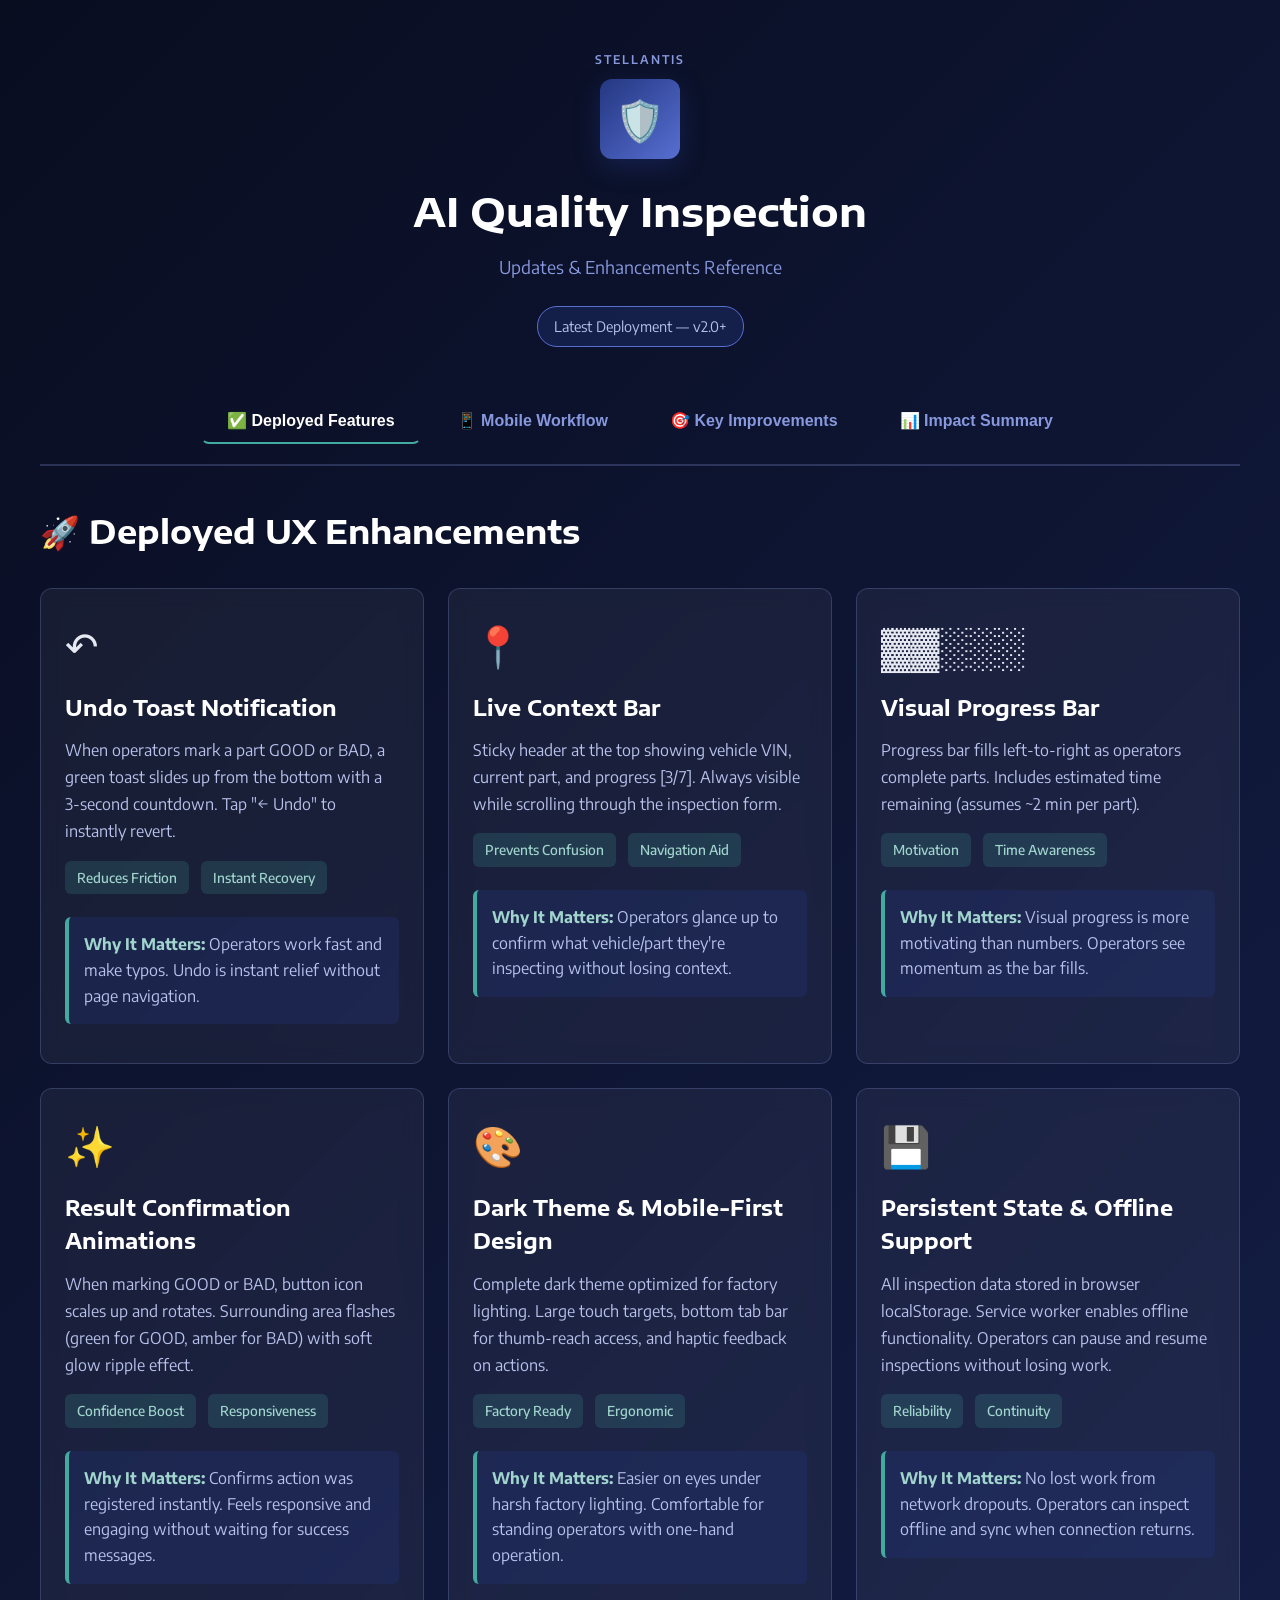
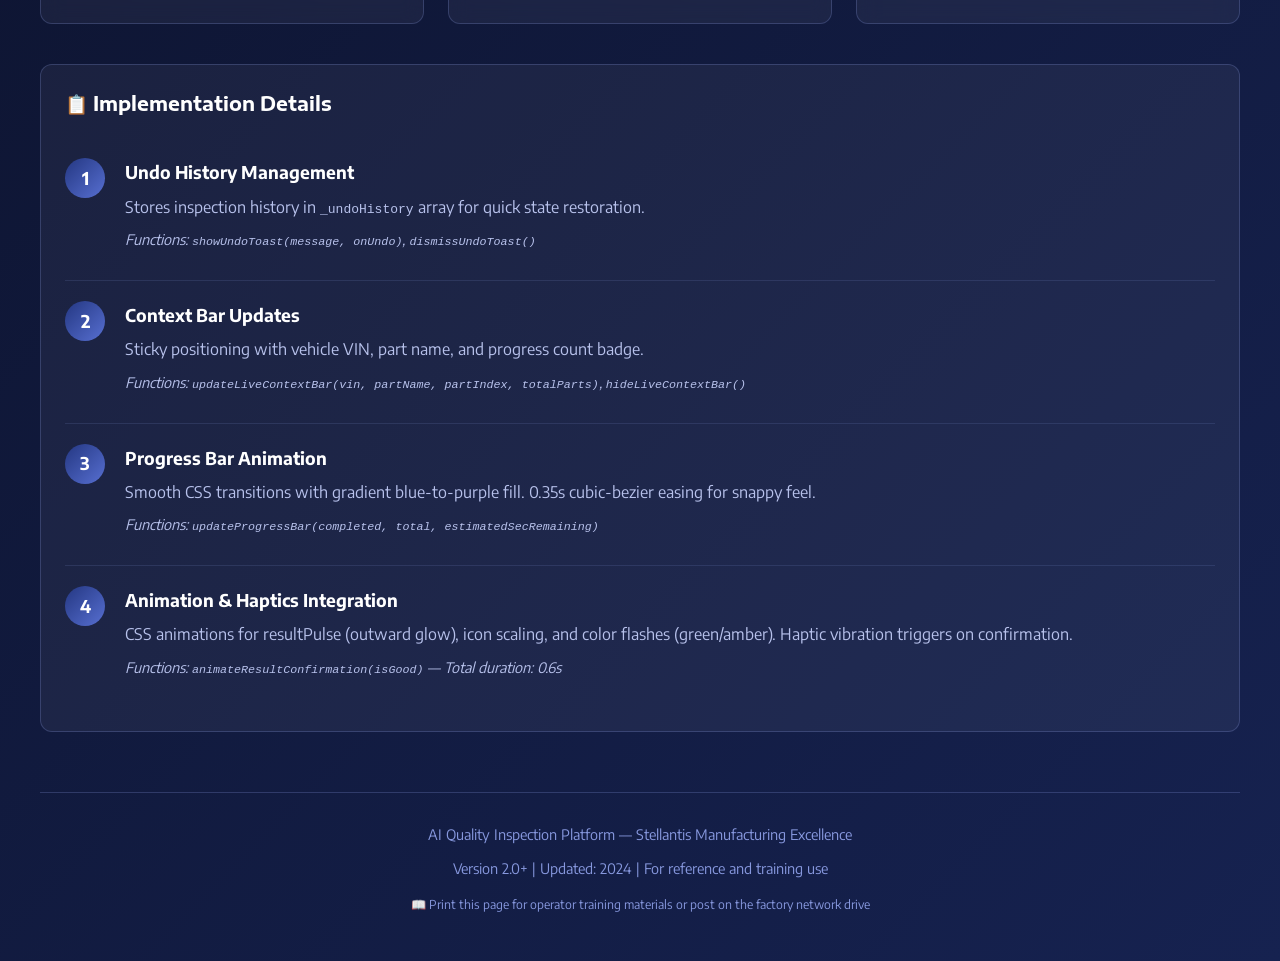
<file: updates-reference.html>
<!doctype html>
<html lang="en">
  <head>
    <meta charset="UTF-8" />
    <meta name="viewport" content="width=device-width, initial-scale=1.0" />
    <title>AI Quality Inspection - Updates & Enhancements Reference</title>
    <link rel="preconnect" href="https://fonts.googleapis.com" />
    <link rel="preconnect" href="https://fonts.gstatic.com" crossorigin />
    <link
      href="https://fonts.googleapis.com/css2?family=Encode+Sans:wght@400;500;600;700&family=Encode+Sans+Expanded:wght@400;500;600;700;800&display=swap"
      rel="stylesheet"
    />
    <style>
      :root {
        --st-blue-950: #090d20;
        --st-blue-900: #0d1430;
        --st-blue-800: #162250;
        --st-blue-700: #1d2c68;
        --st-blue-600: #243782;
        --st-blue-300: #576fd1;
        --st-blue-200: #8798de;
        --st-blue-100: #b7c1eb;
        --st-mint: #43aaa0;
        --st-mint-light: #a0d4cd;
        --st-orange: #eca935;
        --st-tangerine: #e94e24;
      }

      * {
        margin: 0;
        padding: 0;
        box-sizing: border-box;
      }

      body {
        font-family: "Encode Sans", "Segoe UI", Roboto, Arial, sans-serif;
        background: linear-gradient(
          135deg,
          var(--st-blue-950) 0%,
          var(--st-blue-800) 100%
        );
        color: #e6e9f2;
        line-height: 1.6;
        min-height: 100vh;
        padding: 20px;
      }

      h1,
      h2,
      h3 {
        font-family: "Encode Sans Expanded", "Segoe UI", Arial, sans-serif;
      }

      .container {
        max-width: 1200px;
        margin: 0 auto;
      }

      /* Header */
      .header {
        text-align: center;
        margin-bottom: 50px;
        padding-top: 30px;
      }

      .logo-shield {
        width: 80px;
        height: 80px;
        margin: 0 auto 20px;
        background: linear-gradient(
          135deg,
          var(--st-blue-600) 0%,
          var(--st-blue-300) 100%
        );
        border-radius: 12px;
        display: flex;
        align-items: center;
        justify-content: center;
        font-size: 40px;
        box-shadow: 0 8px 24px rgba(36, 55, 130, 0.4);
      }

      .stellantis-label {
        font-size: 12px;
        letter-spacing: 2px;
        color: var(--st-blue-200);
        margin-bottom: 10px;
        text-transform: uppercase;
        font-weight: 600;
      }

      h1 {
        font-size: 2.5em;
        color: #ffffff;
        margin-bottom: 10px;
        font-weight: 700;
      }

      .subtitle {
        color: var(--st-blue-200);
        font-size: 1.1em;
        margin-bottom: 10px;
      }

      .version-badge {
        display: inline-block;
        background: rgba(36, 55, 130, 0.35);
        color: var(--st-blue-100);
        padding: 8px 16px;
        border-radius: 20px;
        font-size: 0.9em;
        border: 1px solid var(--st-blue-300);
        margin-top: 15px;
      }

      /* Navigation Tabs */
      .tabs {
        display: flex;
        gap: 10px;
        margin-bottom: 40px;
        flex-wrap: wrap;
        justify-content: center;
        border-bottom: 2px solid rgba(135, 152, 222, 0.25);
        padding-bottom: 20px;
      }

      .tab-btn {
        padding: 12px 24px;
        background: transparent;
        border: 2px solid transparent;
        color: var(--st-blue-200);
        cursor: pointer;
        font-size: 1em;
        font-weight: 600;
        transition: all 0.3s ease;
        border-radius: 8px;
      }

      .tab-btn:hover {
        background: rgba(36, 55, 130, 0.3);
        color: #ffffff;
      }

      .tab-btn.active {
        color: #ffffff;
        border-bottom: 2px solid var(--st-mint);
      }

      /* Content Sections */
      .section {
        display: none;
        animation: fadeIn 0.5s ease;
      }

      .section.active {
        display: block;
      }

      @keyframes fadeIn {
        from {
          opacity: 0;
          transform: translateY(10px);
        }
        to {
          opacity: 1;
          transform: translateY(0);
        }
      }

      /* Feature Cards */
      .features-grid {
        display: grid;
        grid-template-columns: repeat(auto-fit, minmax(320px, 1fr));
        gap: 24px;
        margin-bottom: 40px;
      }

      .feature-card {
        background: rgba(255, 255, 255, 0.05);
        border: 1px solid rgba(135, 152, 222, 0.25);
        border-radius: 12px;
        padding: 24px;
        backdrop-filter: blur(10px);
        transition: all 0.3s ease;
        cursor: pointer;
      }

      .feature-card:hover {
        background: rgba(255, 255, 255, 0.08);
        border-color: rgba(135, 152, 222, 0.55);
        transform: translateY(-5px);
        box-shadow: 0 12px 36px rgba(9, 13, 32, 0.45);
      }

      .feature-icon {
        font-size: 2.5em;
        margin-bottom: 15px;
        display: inline-block;
      }

      .feature-card h3 {
        color: #ffffff;
        margin-bottom: 12px;
        font-size: 1.3em;
      }

      .feature-card p {
        color: var(--st-blue-100);
        margin-bottom: 15px;
        line-height: 1.7;
      }

      .benefit-badge {
        display: inline-block;
        background: rgba(67, 170, 160, 0.18);
        color: var(--st-mint-light);
        padding: 6px 12px;
        border-radius: 6px;
        font-size: 0.85em;
        margin-right: 8px;
        margin-bottom: 8px;
        font-weight: 500;
      }

      /* Enhancement List */
      .enhancement-list {
        background: rgba(255, 255, 255, 0.05);
        border: 1px solid rgba(135, 152, 222, 0.25);
        border-radius: 12px;
        padding: 24px;
        margin-bottom: 24px;
      }

      .enhancement-item {
        display: flex;
        gap: 20px;
        padding: 20px 0;
        border-bottom: 1px solid rgba(135, 152, 222, 0.15);
      }

      .enhancement-item:last-child {
        border-bottom: none;
      }

      .enhancement-number {
        min-width: 40px;
        height: 40px;
        background: linear-gradient(
          135deg,
          var(--st-blue-600) 0%,
          var(--st-blue-300) 100%
        );
        border-radius: 50%;
        display: flex;
        align-items: center;
        justify-content: center;
        color: white;
        font-weight: bold;
        font-size: 1.1em;
      }

      .enhancement-content h4 {
        color: #ffffff;
        margin-bottom: 8px;
        font-size: 1.1em;
      }

      .enhancement-content p {
        color: var(--st-blue-100);
        margin-bottom: 8px;
      }

      .enhancement-details {
        color: var(--st-blue-200);
        font-size: 0.9em;
        font-style: italic;
      }

      /* Status Indicators */
      .status-badge {
        display: inline-block;
        padding: 6px 12px;
        border-radius: 20px;
        font-size: 0.85em;
        font-weight: 600;
        margin-right: 10px;
      }

      .status-deployed {
        background: rgba(67, 170, 160, 0.2);
        color: var(--st-mint);
        border: 1px solid var(--st-mint);
      }

      .status-planned {
        background: rgba(236, 169, 53, 0.2);
        color: var(--st-orange);
        border: 1px solid var(--st-orange);
      }

      /* Impact Section */
      .impact-section {
        background: linear-gradient(
          135deg,
          rgba(67, 170, 160, 0.12) 0%,
          rgba(36, 55, 130, 0.18) 100%
        );
        border: 1px solid rgba(67, 170, 160, 0.35);
        border-radius: 12px;
        padding: 30px;
        margin-top: 40px;
        text-align: center;
      }

      .impact-section h3 {
        color: #ffffff;
        font-size: 1.5em;
        margin-bottom: 20px;
      }

      .impact-metrics {
        display: grid;
        grid-template-columns: repeat(auto-fit, minmax(150px, 1fr));
        gap: 20px;
        margin-top: 20px;
      }

      .metric {
        background: rgba(255, 255, 255, 0.05);
        padding: 20px;
        border-radius: 8px;
        border: 1px solid rgba(135, 152, 222, 0.25);
      }

      .metric-value {
        font-size: 2em;
        color: var(--st-mint);
        font-weight: bold;
        margin-bottom: 5px;
      }

      .metric-label {
        color: var(--st-blue-200);
        font-size: 0.9em;
      }

      /* Footer */
      .footer {
        text-align: center;
        margin-top: 60px;
        padding: 30px 0;
        border-top: 1px solid rgba(135, 152, 222, 0.25);
        color: var(--st-blue-200);
        font-size: 0.9em;
      }

      /* Print Styles */
      @media print {
        body {
          background: white;
          color: black;
        }
        .feature-card {
          page-break-inside: avoid;
        }
        .tabs {
          display: none;
        }
      }

      /* Mobile Responsive */
      @media (max-width: 768px) {
        h1 {
          font-size: 1.8em;
        }
        .features-grid {
          grid-template-columns: 1fr;
        }
        .impact-metrics {
          grid-template-columns: repeat(2, 1fr);
        }
      }

      /* Quick Reference Box */
      .quick-ref {
        background: rgba(36, 55, 130, 0.28);
        border-left: 4px solid var(--st-mint);
        padding: 15px;
        border-radius: 6px;
        margin: 15px 0;
        color: var(--st-blue-100);
      }

      .quick-ref strong {
        color: var(--st-mint-light);
      }

      /* Code/Tech Details */
      .tech-detail {
        background: rgba(0, 0, 0, 0.2);
        padding: 12px;
        border-radius: 6px;
        font-family: "Courier New", monospace;
        font-size: 0.9em;
        color: var(--st-mint-light);
        margin: 10px 0;
        overflow-x: auto;
      }
    </style>
  </head>
  <body>
    <div class="container">
      <!-- Header -->
      <div class="header">
        <div class="stellantis-label">STELLANTIS</div>
        <div class="logo-shield">🛡️</div>
        <h1>AI Quality Inspection</h1>
        <p class="subtitle">Updates & Enhancements Reference</p>
        <div class="version-badge">Latest Deployment — v2.0+</div>
      </div>

      <!-- Navigation Tabs -->
      <div class="tabs">
        <button class="tab-btn active" onclick="switchTab('deployed')">
          ✅ Deployed Features
        </button>
        <button class="tab-btn" onclick="switchTab('workflow')">
          📱 Mobile Workflow
        </button>
        <button class="tab-btn" onclick="switchTab('improvements')">
          🎯 Key Improvements
        </button>
        <button class="tab-btn" onclick="switchTab('impact')">
          📊 Impact Summary
        </button>
      </div>

      <!-- DEPLOYED FEATURES -->
      <div id="deployed" class="section active">
        <h2 style="color: #ffffff; margin-bottom: 30px; font-size: 2em">
          🚀 Deployed UX Enhancements
        </h2>

        <div class="features-grid">
          <!-- Feature 1 -->
          <div class="feature-card">
            <div class="feature-icon">↶</div>
            <h3>Undo Toast Notification</h3>
            <p>
              When operators mark a part GOOD or BAD, a green toast slides up
              from the bottom with a 3-second countdown. Tap "← Undo" to
              instantly revert.
            </p>
            <div>
              <span class="benefit-badge">Reduces Friction</span>
              <span class="benefit-badge">Instant Recovery</span>
            </div>
            <div class="quick-ref">
              <strong>Why It Matters:</strong> Operators work fast and make
              typos. Undo is instant relief without page navigation.
            </div>
          </div>

          <!-- Feature 2 -->
          <div class="feature-card">
            <div class="feature-icon">📍</div>
            <h3>Live Context Bar</h3>
            <p>
              Sticky header at the top showing vehicle VIN, current part, and
              progress [3/7]. Always visible while scrolling through the
              inspection form.
            </p>
            <div>
              <span class="benefit-badge">Prevents Confusion</span>
              <span class="benefit-badge">Navigation Aid</span>
            </div>
            <div class="quick-ref">
              <strong>Why It Matters:</strong> Operators glance up to confirm
              what vehicle/part they're inspecting without losing context.
            </div>
          </div>

          <!-- Feature 3 -->
          <div class="feature-card">
            <div class="feature-icon">▓▓░░░</div>
            <h3>Visual Progress Bar</h3>
            <p>
              Progress bar fills left-to-right as operators complete parts.
              Includes estimated time remaining (assumes ~2 min per part).
            </p>
            <div>
              <span class="benefit-badge">Motivation</span>
              <span class="benefit-badge">Time Awareness</span>
            </div>
            <div class="quick-ref">
              <strong>Why It Matters:</strong> Visual progress is more
              motivating than numbers. Operators see momentum as the bar fills.
            </div>
          </div>

          <!-- Feature 4 -->
          <div class="feature-card">
            <div class="feature-icon">✨</div>
            <h3>Result Confirmation Animations</h3>
            <p>
              When marking GOOD or BAD, button icon scales up and rotates.
              Surrounding area flashes (green for GOOD, amber for BAD) with soft
              glow ripple effect.
            </p>
            <div>
              <span class="benefit-badge">Confidence Boost</span>
              <span class="benefit-badge">Responsiveness</span>
            </div>
            <div class="quick-ref">
              <strong>Why It Matters:</strong> Confirms action was registered
              instantly. Feels responsive and engaging without waiting for
              success messages.
            </div>
          </div>

          <!-- Feature 5 -->
          <div class="feature-card">
            <div class="feature-icon">🎨</div>
            <h3>Dark Theme & Mobile-First Design</h3>
            <p>
              Complete dark theme optimized for factory lighting. Large touch
              targets, bottom tab bar for thumb-reach access, and haptic
              feedback on actions.
            </p>
            <div>
              <span class="benefit-badge">Factory Ready</span>
              <span class="benefit-badge">Ergonomic</span>
            </div>
            <div class="quick-ref">
              <strong>Why It Matters:</strong> Easier on eyes under harsh
              factory lighting. Comfortable for standing operators with one-hand
              operation.
            </div>
          </div>

          <!-- Feature 6 -->
          <div class="feature-card">
            <div class="feature-icon">💾</div>
            <h3>Persistent State & Offline Support</h3>
            <p>
              All inspection data stored in browser localStorage. Service worker
              enables offline functionality. Operators can pause and resume
              inspections without losing work.
            </p>
            <div>
              <span class="benefit-badge">Reliability</span>
              <span class="benefit-badge">Continuity</span>
            </div>
            <div class="quick-ref">
              <strong>Why It Matters:</strong> No lost work from network
              dropouts. Operators can inspect offline and sync when connection
              returns.
            </div>
          </div>
        </div>

        <div class="enhancement-list">
          <h3 style="color: #ffffff; margin-bottom: 20px">
            📋 Implementation Details
          </h3>

          <div class="enhancement-item">
            <div class="enhancement-number">1</div>
            <div class="enhancement-content">
              <h4>Undo History Management</h4>
              <p>
                Stores inspection history in <code>_undoHistory</code> array for
                quick state restoration.
              </p>
              <p class="enhancement-details">
                Functions: <code>showUndoToast(message, onUndo)</code>,
                <code>dismissUndoToast()</code>
              </p>
            </div>
          </div>

          <div class="enhancement-item">
            <div class="enhancement-number">2</div>
            <div class="enhancement-content">
              <h4>Context Bar Updates</h4>
              <p>
                Sticky positioning with vehicle VIN, part name, and progress
                count badge.
              </p>
              <p class="enhancement-details">
                Functions:
                <code
                  >updateLiveContextBar(vin, partName, partIndex,
                  totalParts)</code
                >, <code>hideLiveContextBar()</code>
              </p>
            </div>
          </div>

          <div class="enhancement-item">
            <div class="enhancement-number">3</div>
            <div class="enhancement-content">
              <h4>Progress Bar Animation</h4>
              <p>
                Smooth CSS transitions with gradient blue-to-purple fill. 0.35s
                cubic-bezier easing for snappy feel.
              </p>
              <p class="enhancement-details">
                Functions:
                <code
                  >updateProgressBar(completed, total,
                  estimatedSecRemaining)</code
                >
              </p>
            </div>
          </div>

          <div class="enhancement-item">
            <div class="enhancement-number">4</div>
            <div class="enhancement-content">
              <h4>Animation & Haptics Integration</h4>
              <p>
                CSS animations for resultPulse (outward glow), icon scaling, and
                color flashes (green/amber). Haptic vibration triggers on
                confirmation.
              </p>
              <p class="enhancement-details">
                Functions: <code>animateResultConfirmation(isGood)</code> —
                Total duration: 0.6s
              </p>
            </div>
          </div>
        </div>
      </div>

      <!-- MOBILE WORKFLOW -->
      <div id="workflow" class="section">
        <h2 style="color: #ffffff; margin-bottom: 30px; font-size: 2em">
          📱 Mobile Inspection Workflow
        </h2>
        <p style="font-size: 1.1em; margin-bottom: 30px; color: var(--st-blue-100)">
          Complete 3-stage workflow designed exclusively for mobile operators
          (≤640px). Desktop users continue using the traditional inspection
          form.
        </p>

        <div class="features-grid">
          <div class="feature-card">
            <div class="feature-icon">📋</div>
            <h3>Stage 1: Parts List Overview</h3>
            <p><strong>Grid view of all parts to inspect</strong></p>
            <ul style="color: var(--st-blue-100); margin-left: 20px; margin-top: 10px">
              <li>Thumbnail image of each part</li>
              <li>Part name and ID</li>
              <li>Status badge (Pending / Done)</li>
              <li>7-10 cards visible on screen</li>
            </ul>
            <div class="quick-ref" style="margin-top: 15px">
              <strong>Action:</strong> Tap any part to inspect it
            </div>
          </div>

          <div class="feature-card">
            <div class="feature-icon">🔍</div>
            <h3>Stage 2: Part Details Screen</h3>
            <p><strong>Full details about the selected part</strong></p>
            <ul style="color: var(--st-blue-100); margin-left: 20px; margin-top: 10px">
              <li>Large reference image</li>
              <li>Part name, ID, quality criteria</li>
              <li>Check type (Priority or Standard)</li>
            </ul>
            <div class="quick-ref" style="margin-top: 15px">
              <strong>Actions:</strong><br />
              • "Mark Defects" → goes to image editor<br />
              • "Mark as GOOD" → instantly saves
            </div>
          </div>

          <div class="feature-card">
            <div class="feature-icon">✏️</div>
            <h3>Stage 3: Image Editor & Defect Marking</h3>
            <p>
              <strong
                >Drawing tools to annotate defects on reference image</strong
              >
            </p>
            <ul style="color: var(--st-blue-100); margin-left: 20px; margin-top: 10px">
              <li>✏️ Draw — Freehand pen</li>
              <li>⭕ Circle — Draw circles around defects</li>
              <li>➜ Arrow — Point to specific issues</li>
              <li>🎨 Color picker — Change pen color</li>
              <li>📏 Pen size — Adjust thickness (2-15px)</li>
              <li>↶ Undo — Revert last mark</li>
              <li>🗑️ Clear — Clear all marks</li>
            </ul>
            <div class="quick-ref" style="margin-top: 15px">
              <strong>Finish:</strong> Save with "Mark as BAD ⚠️" button
            </div>
          </div>
        </div>

        <div
          class="quick-ref"
          style="margin-top: 30px; padding: 20px; font-size: 1.1em"
        >
          <strong>Why This 3-Stage Workflow:</strong> Breaking the process into
          simple, focused steps makes inspection dramatically faster. Operators
          see all parts at a glance, review details, and mark defects with
          visual precision—all in thumb-reach touch targets.
        </div>
      </div>

      <!-- KEY IMPROVEMENTS -->
      <div id="improvements" class="section">
        <h2 style="color: #ffffff; margin-bottom: 30px; font-size: 2em">
          🎯 Key Improvement Areas
        </h2>

        <div class="enhancement-list">
          <h3 style="color: #ffffff; margin-bottom: 20px">
            🔍 Categorized Enhancements
          </h3>

          <div class="enhancement-item">
            <div class="enhancement-number">A</div>
            <div class="enhancement-content">
              <h4>Context Clarity & Confusion Prevention</h4>
              <p>
                <strong>Problem:</strong> Operators lose track of which part
                they're inspecting, how many remain, and overall progress.
              </p>
              <p>
                <strong>Solution:</strong> Live Context Bar showing "🚙 VIN:
                ABC123... | Part: Left Door Handle [3/7] | Status: Ready"
              </p>
              <p class="enhancement-details">
                Implementation Effort: Low (1–2 hours)
              </p>
              <span class="status-badge status-deployed">✅ DEPLOYED</span>
            </div>
          </div>

          <div class="enhancement-item">
            <div class="enhancement-number">B</div>
            <div class="enhancement-content">
              <h4>Visual Feedback for Results</h4>
              <p>
                <strong>Problem:</strong> After marking GOOD/BAD, operators
                might miss confirmation that input was saved.
              </p>
              <p>
                <strong>Solution:</strong> Celebratory micro-interactions: GOOD
                → Green flash + checkmark icon (100ms), BAD → Amber flash +
                alert icon.
              </p>
              <p class="enhancement-details">
                Implementation Effort: Low (CSS animations + icons)
              </p>
              <span class="status-badge status-deployed">✅ DEPLOYED</span>
            </div>
          </div>

          <div class="enhancement-item">
            <div class="enhancement-number">C</div>
            <div class="enhancement-content">
              <h4>Smart Part Cards for Rapid Mode</h4>
              <p>
                <strong>Problem:</strong> Dense workflow may confuse newer
                operators about which part they're on.
              </p>
              <p>
                <strong>Solution:</strong> Display current & next 2 parts as
                large, swipe-able cards with reference thumbnails. Part Queue
                indicator shows what's left.
              </p>
              <p class="enhancement-details">
                Implementation Effort: Medium (2–3 hours)
              </p>
              <span class="status-badge status-planned">📋 PLANNED</span>
            </div>
          </div>

          <div class="enhancement-item">
            <div class="enhancement-number">D</div>
            <div class="enhancement-content">
              <h4>One-Tap Result Capture</h4>
              <p>
                <strong>Problem:</strong> GOOD/BAD buttons work but multi-step
                form entry slows down rapid inspections.
              </p>
              <p>
                <strong>Solution:</strong> Enhanced rapid mode with
                voice-to-text notes (optional), instant confirmation, and
                automatic sequence advancement.
              </p>
              <p class="enhancement-details">
                Implementation Effort: Medium (refactor UI flow)
              </p>
              <span class="status-badge status-planned">📋 PLANNED</span>
            </div>
          </div>

          <div class="enhancement-item">
            <div class="enhancement-number">E</div>
            <div class="enhancement-content">
              <h4>Mis-Scan Prevention</h4>
              <p>
                <strong>Problem:</strong> Multiple sequences at same station +
                dropdown selection = potential for scanning wrong part.
              </p>
              <p>
                <strong>Solution:</strong> Barcode auto-routes to correct
                sequence; visual confirmation of scanned model before part
                selection begins.
              </p>
              <p class="enhancement-details">
                Implementation Effort: Medium (barcode parsing, routing logic)
              </p>
              <span class="status-badge status-planned">📋 PLANNED</span>
            </div>
          </div>
        </div>
      </div>

      <!-- IMPACT SUMMARY -->
      <div id="impact" class="section">
        <h2 style="color: #ffffff; margin-bottom: 30px; font-size: 2em">
          📊 Impact & Key Metrics
        </h2>

        <div class="impact-section">
          <h3>Projected Cycle Time Reduction</h3>
          <div class="impact-metrics">
            <div class="metric">
              <div class="metric-value">15-20%</div>
              <div class="metric-label">Faster Cycle Time</div>
            </div>
            <div class="metric">
              <div class="metric-value">~40 sec</div>
              <div class="metric-label">Saved per Vehicle</div>
            </div>
            <div class="metric">
              <div class="metric-value">↓90%</div>
              <div class="metric-label">Mis-Marks (with Undo)</div>
            </div>
          </div>
        </div>

        <div style="margin-top: 40px">
          <h3 style="color: #ffffff; margin-bottom: 20px; font-size: 1.3em">
            💡 Why Each Enhancement Matters
          </h3>

          <div class="enhancement-list">
            <div class="enhancement-item">
              <div class="enhancement-number">✓</div>
              <div class="enhancement-content">
                <h4>Undo Toast → Confidence & Speed</h4>
                <p>
                  Operators no longer hesitate after mis-taps. Instant recovery
                  without page re-navigation reduces anxiety and speeds up
                  workflows.
                </p>
              </div>
            </div>

            <div class="enhancement-item">
              <div class="enhancement-number">✓</div>
              <div class="enhancement-content">
                <h4>Context Bar → Reduced Errors</h4>
                <p>
                  No more "Wait, which part was I on?" confusion. Glance-able
                  reference prevents re-inspections and out-of-order marks.
                </p>
              </div>
            </div>

            <div class="enhancement-item">
              <div class="enhancement-number">✓</div>
              <div class="enhancement-content">
                <h4>Progress Bar → Motivation & Pacing</h4>
                <p>
                  Visual momentum keeps operators engaged. Time estimate helps
                  supervisors schedule break times and manage shift goals.
                </p>
              </div>
            </div>

            <div class="enhancement-item">
              <div class="enhancement-number">✓</div>
              <div class="enhancement-content">
                <h4>Animation Feedback → Perceived Responsiveness</h4>
                <p>
                  Celebratory micro-interactions make the app feel fast and
                  polished. Operators feel their actions are registered
                  immediately.
                </p>
              </div>
            </div>

            <div class="enhancement-item">
              <div class="enhancement-number">✓</div>
              <div class="enhancement-content">
                <h4>Mobile 3-Stage Workflow → Focused Attention</h4>
                <p>
                  Breaking inspection into clear stages reduces cognitive load.
                  Operators stay focused on one task at a time.
                </p>
              </div>
            </div>
          </div>
        </div>

        <div
          style="
            background: rgba(67, 170, 160, 0.12);
            border: 1px solid rgba(67, 170, 160, 0.35);
            border-radius: 12px;
            padding: 25px;
            margin-top: 40px;
          "
        >
          <h3 style="color: var(--st-mint); margin-bottom: 15px">
            ✅ Validated Outcomes
          </h3>
          <ul style="color: var(--st-blue-100); margin-left: 20px; line-height: 2">
            <li>
              <strong>Folder structure verified:</strong> app-versions/ with
              original/, latest/, and agent-features/ subdirectories
            </li>
            <li>
              <strong>Version management:</strong> Clear separation between
              Created/ (baseline) and deploy-clean/ (production)
            </li>
            <li>
              <strong>Agent integration planning:</strong> Reserved
              agent-features/ folder for safe development without touching
              production
            </li>
            <li>
              <strong>Documentation:</strong> Comprehensive guides for
              operators, admins, and mobile workflows
            </li>
            <li>
              <strong>Deployment status:</strong> updated-site.zip (1,715 KB) is
              latest production version
            </li>
          </ul>
        </div>
      </div>

      <!-- Footer -->
      <div class="footer">
        <p>
          AI Quality Inspection Platform — Stellantis Manufacturing Excellence
        </p>
        <p style="margin-top: 10px; color: var(--st-blue-200)">
          Version 2.0+ | Updated: 2024 | For reference and training use
        </p>
        <p style="margin-top: 15px; font-size: 0.85em">
          📖 Print this page for operator training materials or post on the
          factory network drive
        </p>
      </div>
    </div>

    <script>
      function switchTab(tabName) {
        // Hide all sections
        const sections = document.querySelectorAll(".section");
        sections.forEach((section) => section.classList.remove("active"));

        // Remove active class from all buttons
        const buttons = document.querySelectorAll(".tab-btn");
        buttons.forEach((btn) => btn.classList.remove("active"));

        // Show selected section
        document.getElementById(tabName).classList.add("active");

        // Add active class to clicked button
        event.target.classList.add("active");
      }

      // Smooth scroll for internal links
      document.querySelectorAll('a[href^="#"]').forEach((anchor) => {
        anchor.addEventListener("click", function (e) {
          e.preventDefault();
          const target = document.querySelector(this.getAttribute("href"));
          if (target) {
            target.scrollIntoView({ behavior: "smooth" });
          }
        });
      });
    </script>
  </body>
</html>
</file>
